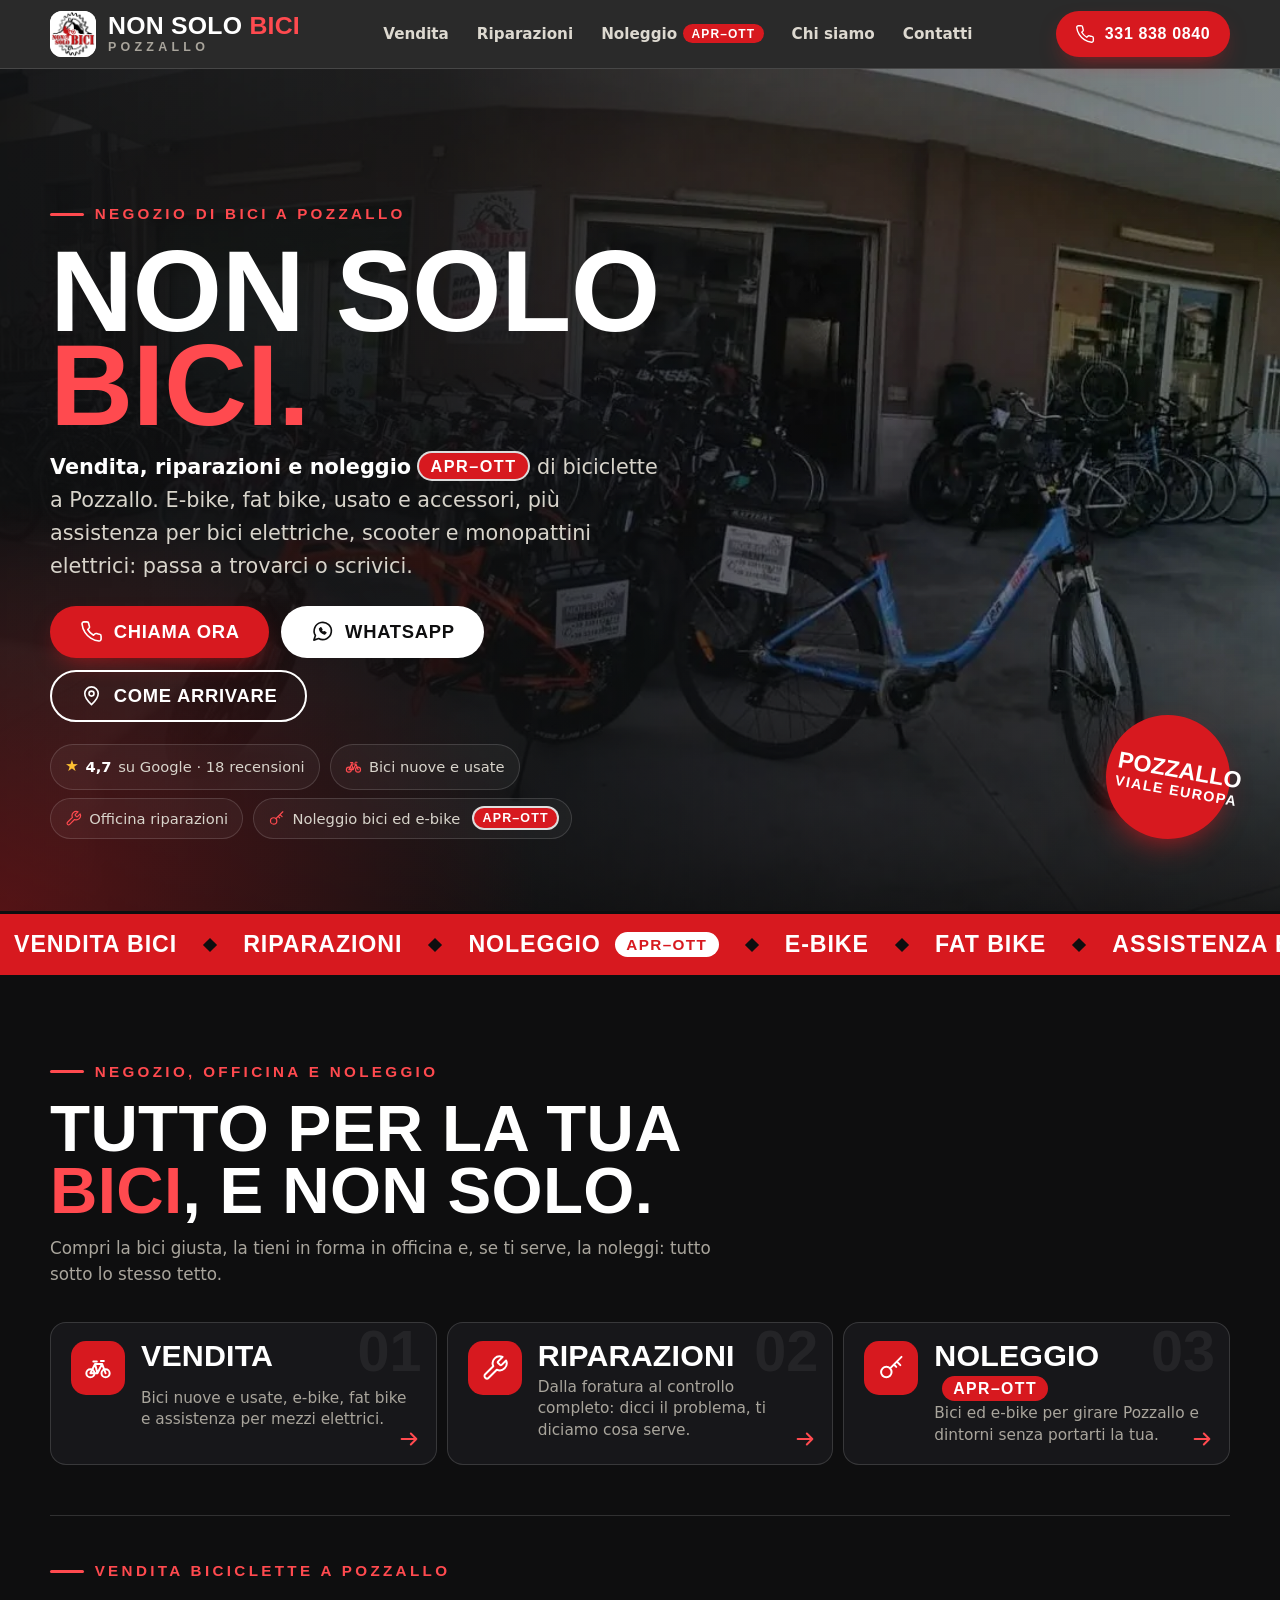
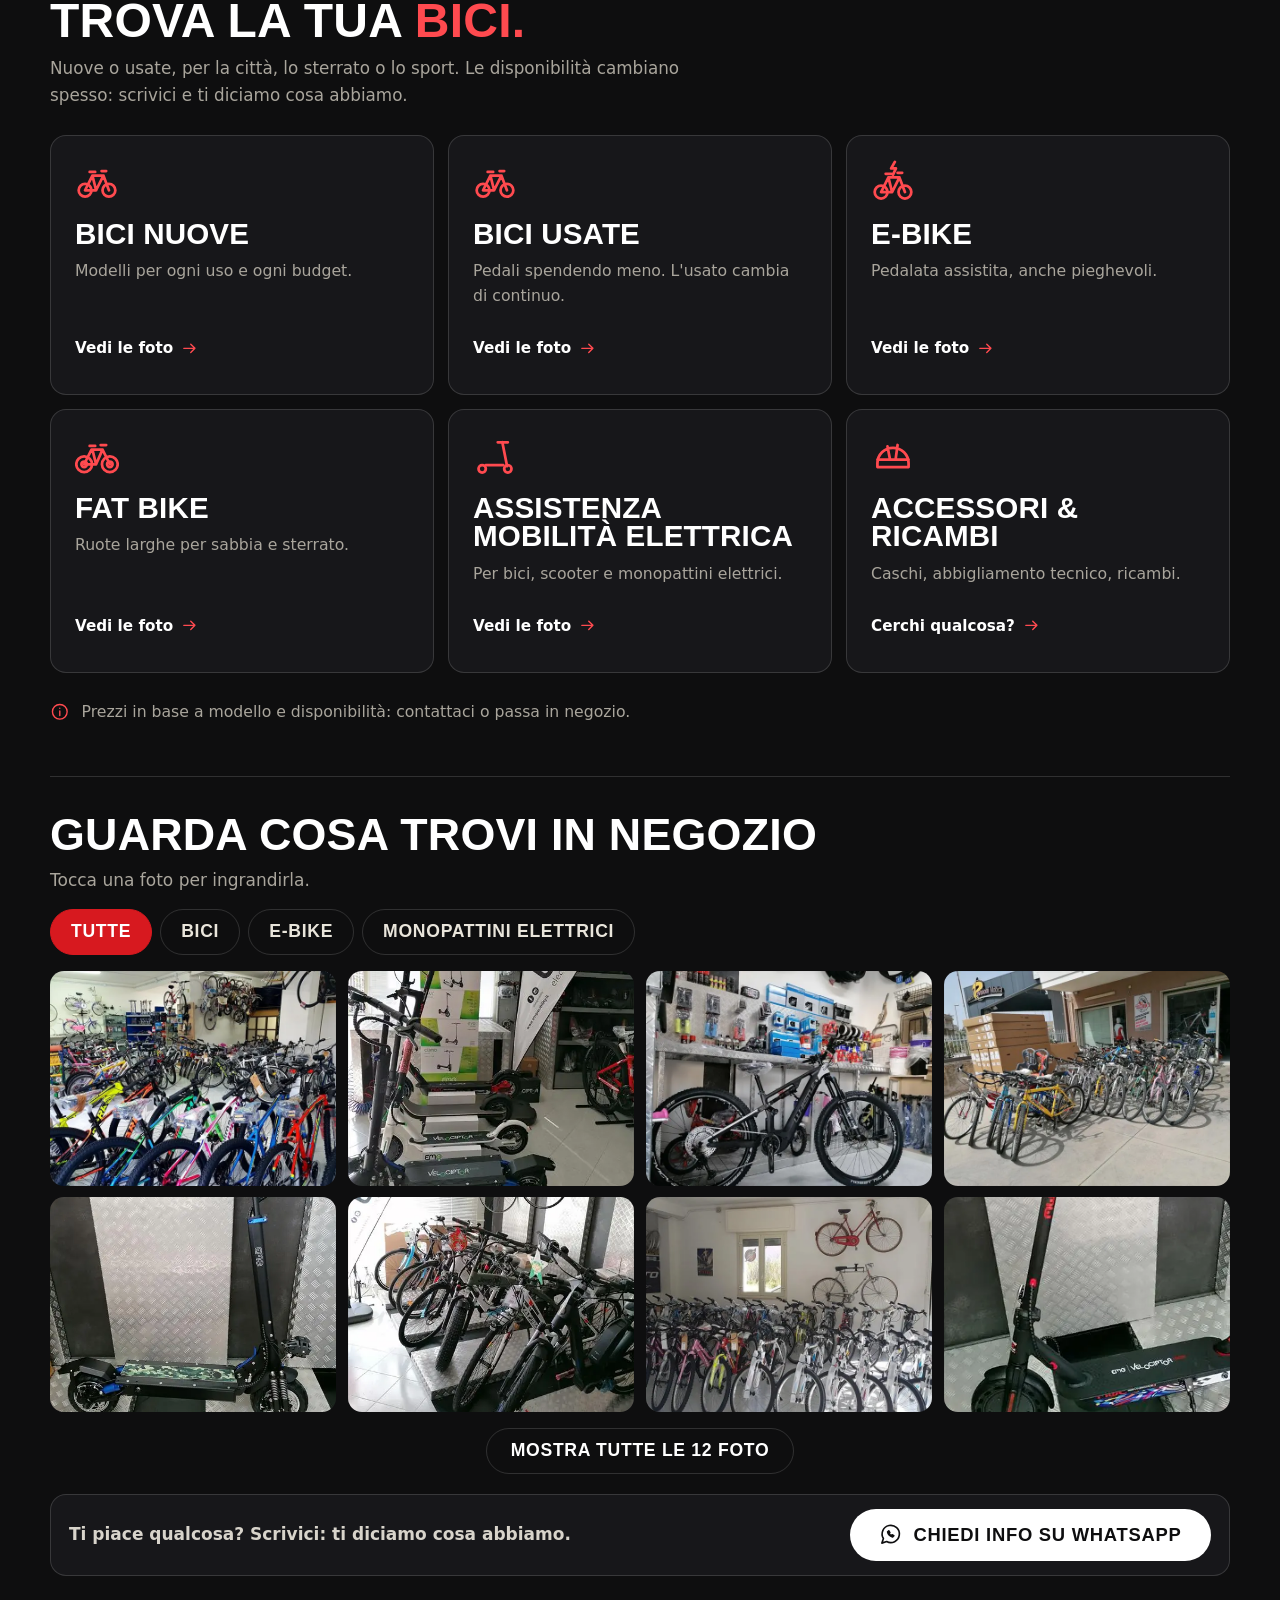
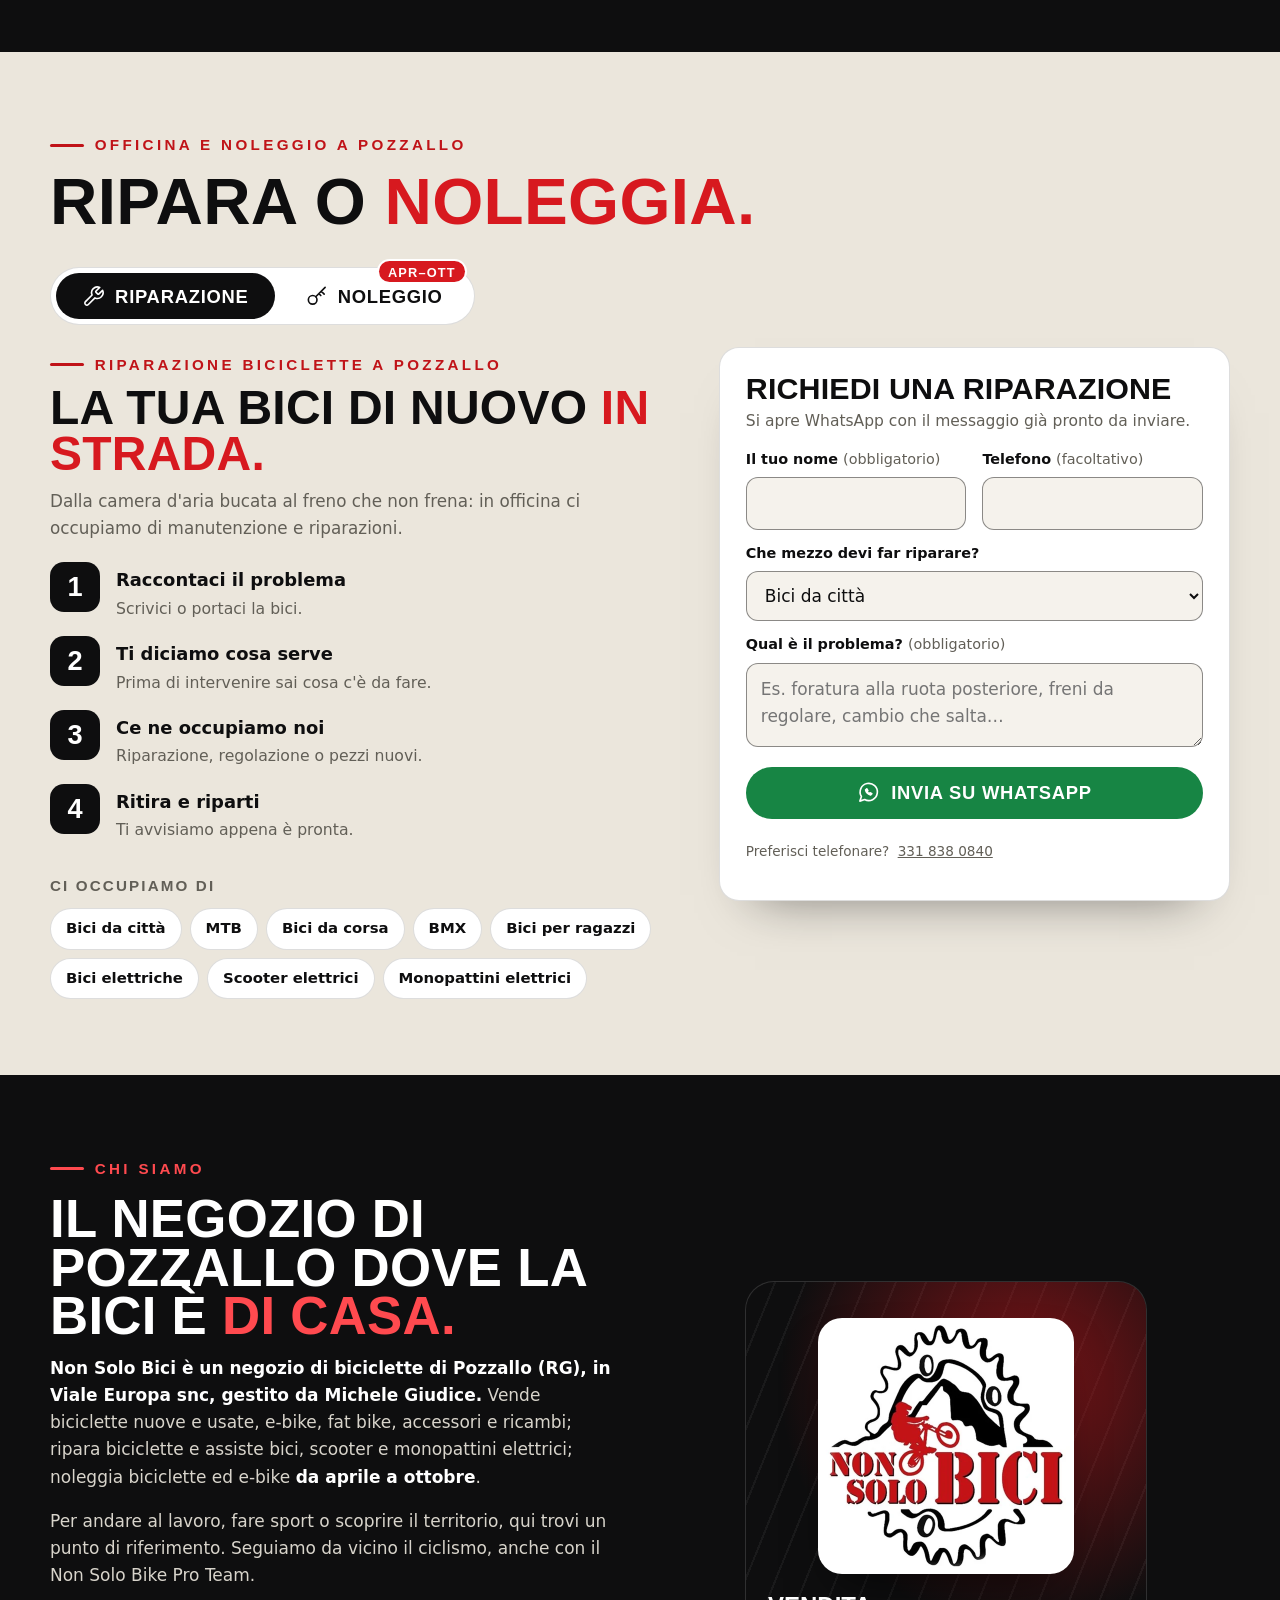
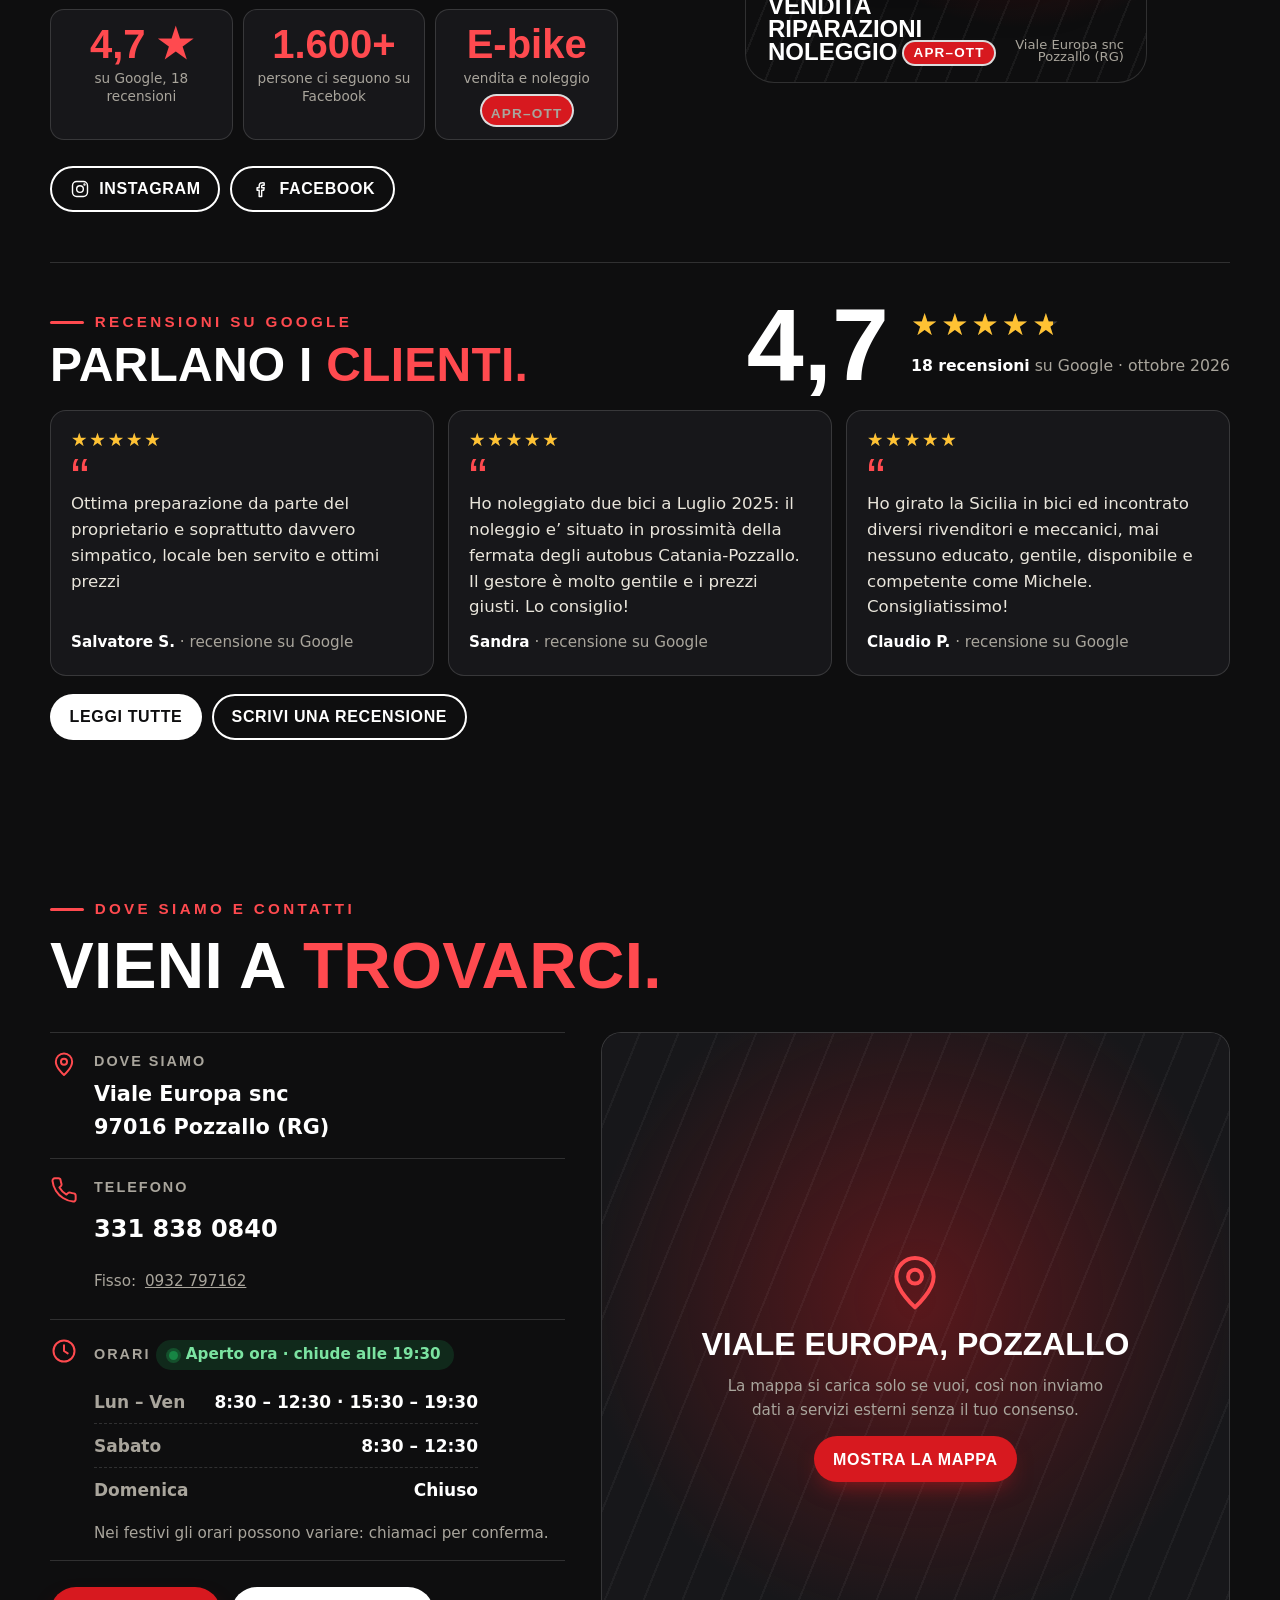
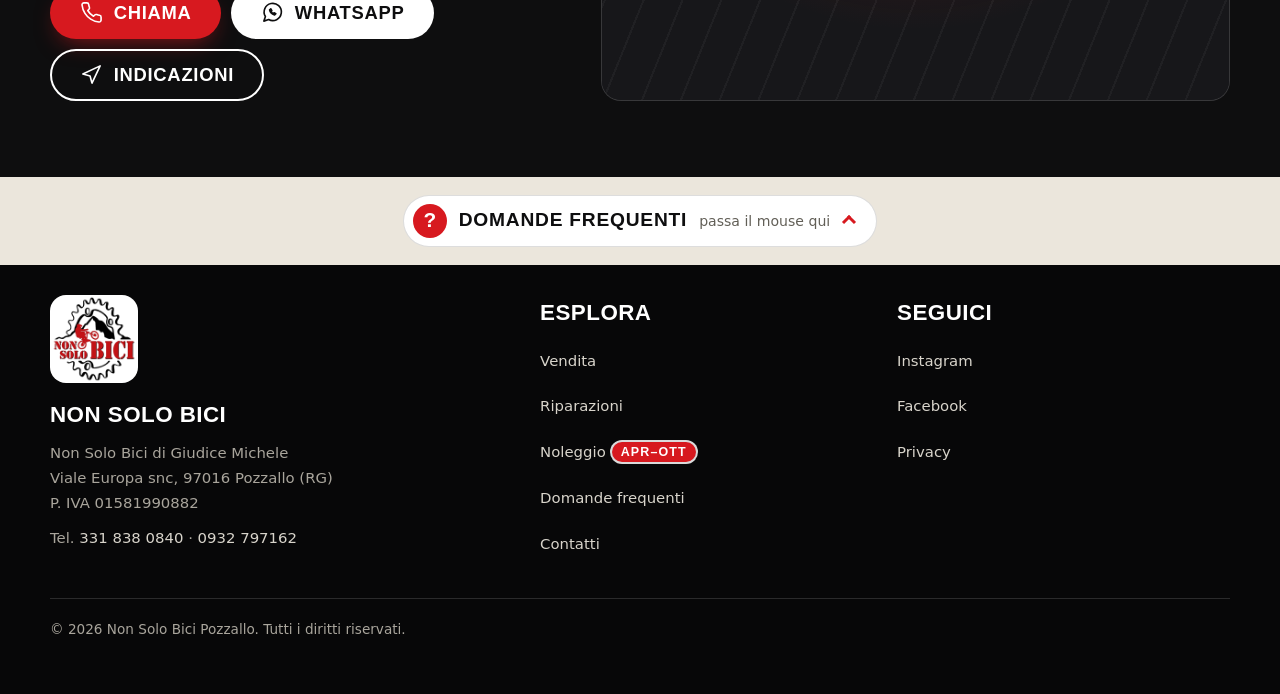
<file: site/index.html>
<!doctype html>
<html lang="it">
<head>
  <meta charset="utf-8">
  <meta name="viewport" content="width=device-width, initial-scale=1">
  <title>Non Solo Bici Pozzallo — Vendita, riparazioni e noleggio bici</title>
  <meta name="description" content="Negozio di bici a Pozzallo (RG): bici nuove e usate, e-bike, fat bike, riparazioni e mezzi elettrici. Noleggio bici ed e-bike da aprile a ottobre.">
  <!-- Sicurezza: GitHub Pages non permette header personalizzati, quindi la politica dei contenuti sta qui.
       Lo sha256 è quello dello script in linea qui sotto ("document.documentElement.classList.add('js');"): se lo modifichi, ricalcolalo. -->
  <meta http-equiv="Content-Security-Policy" content="default-src 'self'; script-src 'self' 'sha256-/x7W7R75k8Roq0WaVRQX9blP4OufE5xbAdzklGxsgpw='; style-src 'self' 'unsafe-inline'; img-src 'self'; font-src 'self'; frame-src https://www.openstreetmap.org; connect-src 'none'; object-src 'none'; base-uri 'none'; form-action 'none'">
  <meta name="referrer" content="strict-origin-when-cross-origin">
  <meta name="robots" content="index, follow, max-image-preview:large, max-snippet:-1">
  <meta name="theme-color" content="#0e0e0f">
  <meta name="geo.region" content="IT-82">
  <meta name="geo.placename" content="Pozzallo">
  <meta name="geo.position" content="36.7336496;14.8522478">
  <meta name="ICBM" content="36.7336496, 14.8522478">
  <link rel="icon" href="assets/favicon-32.png?v=28" type="image/png" sizes="32x32">
  <link rel="icon" href="assets/logo-192.png?v=28" type="image/png" sizes="192x192">
  <link rel="apple-touch-icon" href="assets/apple-touch-icon.png?v=28">
  <link rel="canonical" href="https://nonsolobicipozzallo.it/">

  <meta property="og:type" content="website">
  <meta property="og:locale" content="it_IT">
  <meta property="og:title" content="Non Solo Bici Pozzallo — Vendita, riparazioni e noleggio bici">
  <meta property="og:description" content="Negozio di biciclette a Pozzallo: bici nuove e usate, e-bike, officina riparazioni e noleggio (da aprile a ottobre). Viale Europa snc.">
  <meta property="og:url" content="https://nonsolobicipozzallo.it/">
  <meta property="og:site_name" content="Non Solo Bici Pozzallo">
  <!-- Se il sito cambia indirizzo, aggiornare gli URL assoluti (canonical, og:url, og:image, JSON-LD, robots.txt, sitemap.xml, llms.txt) -->
  <meta property="og:image" content="https://nonsolobicipozzallo.it/assets/og.jpg">
  <meta property="og:image:type" content="image/jpeg">
  <meta property="og:image:width" content="1200">
  <meta property="og:image:height" content="630">
  <meta property="og:image:alt" content="La vetrina di Non Solo Bici in Viale Europa a Pozzallo, con biciclette ed e-bike in esposizione">
  <meta name="twitter:card" content="summary_large_image">

  <script>document.documentElement.classList.add('js');</script>
  <!-- Senza JavaScript i moduli non possono aprire WhatsApp: al loro posto compare un avviso con telefono e WhatsApp -->
  <noscript><style>.form { display: none; }</style></noscript>
  <!-- ?v=… forza il browser a riscaricare i file quando cambiano (GitHub Pages li tiene in cache 10 minuti): aumentarlo a ogni modifica di CSS/JS/foto -->
  <link rel="stylesheet" href="css/style.css?v=28">
  <link rel="preload" as="image" type="image/webp" href="assets/hero.webp?v=28" imagesrcset="assets/hero-800.webp?v=28 800w, assets/hero.webp?v=28 1278w" imagesizes="100vw" fetchpriority="high">

  <!-- Dati strutturati (schema.org): vedi README, sezione "SEO locale e GEO". dateModified: aggiornare quando cambiano i contenuti -->
  <script type="application/ld+json">
  {
    "@context": "https://schema.org",
    "@graph": [
      {
        "@type": "WebSite",
        "@id": "https://nonsolobicipozzallo.it/#website",
        "url": "https://nonsolobicipozzallo.it/",
        "name": "Non Solo Bici Pozzallo",
        "inLanguage": "it-IT",
        "publisher": { "@id": "https://nonsolobicipozzallo.it/#negozio" }
      },
      {
        "@type": "WebPage",
        "@id": "https://nonsolobicipozzallo.it/#webpage",
        "url": "https://nonsolobicipozzallo.it/",
        "name": "Non Solo Bici Pozzallo — Vendita, riparazioni e noleggio bici",
        "description": "Negozio di bici a Pozzallo (RG): bici nuove e usate, e-bike, fat bike, riparazioni e mezzi elettrici. Noleggio bici ed e-bike da aprile a ottobre.",
        "inLanguage": "it-IT",
        "isPartOf": { "@id": "https://nonsolobicipozzallo.it/#website" },
        "about": { "@id": "https://nonsolobicipozzallo.it/#negozio" },
        "primaryImageOfPage": { "@id": "https://nonsolobicipozzallo.it/#foto" },
        "dateModified": "2026-10-20"
      },
      {
        "@type": "ImageObject",
        "@id": "https://nonsolobicipozzallo.it/#foto",
        "url": "https://nonsolobicipozzallo.it/assets/hero.jpg",
        "contentUrl": "https://nonsolobicipozzallo.it/assets/hero.jpg",
        "width": 1278,
        "height": 720,
        "caption": "La vetrina di Non Solo Bici in Viale Europa a Pozzallo, con biciclette ed e-bike in esposizione"
      },
      {
        "@type": "BicycleStore",
        "@id": "https://nonsolobicipozzallo.it/#negozio",
        "name": "Non Solo Bici",
        "legalName": "Non Solo Bici di Giudice Michele",
        "vatID": "IT01581990882",
        "url": "https://nonsolobicipozzallo.it/",
        "logo": {
          "@type": "ImageObject",
          "@id": "https://nonsolobicipozzallo.it/#logo",
          "url": "https://nonsolobicipozzallo.it/assets/logo.png",
          "contentUrl": "https://nonsolobicipozzallo.it/assets/logo.png",
          "width": 600,
          "height": 600,
          "caption": "Logo di Non Solo Bici"
        },
        "image": [
          { "@id": "https://nonsolobicipozzallo.it/#foto" },
          "https://nonsolobicipozzallo.it/assets/gallery/bici-nuove-esposizione-1400.jpg",
          "https://nonsolobicipozzallo.it/assets/gallery/bici-usate-davanti-al-negozio-1400.jpg",
          "https://nonsolobicipozzallo.it/assets/gallery/ebike-mountain-bike-ricambi-1400.jpg",
          "https://nonsolobicipozzallo.it/assets/gallery/ebike-pieghevoli-ruote-fat-1400.jpg",
          "https://nonsolobicipozzallo.it/assets/gallery/monopattini-elettrici-esposizione-1400.jpg",
          "https://nonsolobicipozzallo.it/assets/gallery/monopattino-elettrico-fuoristrada-1400.jpg"
        ],
        "description": "Negozio di biciclette a Pozzallo: vendita di biciclette nuove e usate, e-bike, fat bike, accessori e ricambi; officina per riparazioni e assistenza per bici elettriche, scooter elettrici e monopattini elettrici; noleggio di biciclette ed e-bike da aprile a ottobre.",
        "telephone": ["+393318380840", "+390932797162"],
        "address": {
          "@type": "PostalAddress",
          "streetAddress": "Viale Europa snc",
          "postalCode": "97016",
          "addressLocality": "Pozzallo",
          "addressRegion": "RG",
          "addressCountry": "IT"
        },
        "geo": { "@type": "GeoCoordinates", "latitude": 36.7336496, "longitude": 14.8522478 },
        "hasMap": "https://www.google.com/maps/search/?api=1&query=36.7336496,14.8522478",
        "openingHoursSpecification": [
          { "@type": "OpeningHoursSpecification", "dayOfWeek": ["Monday", "Tuesday", "Wednesday", "Thursday", "Friday"], "opens": "08:30", "closes": "12:30" },
          { "@type": "OpeningHoursSpecification", "dayOfWeek": ["Monday", "Tuesday", "Wednesday", "Thursday", "Friday"], "opens": "15:30", "closes": "19:30" },
          { "@type": "OpeningHoursSpecification", "dayOfWeek": "Saturday", "opens": "08:30", "closes": "12:30" }
        ],
        "areaServed": { "@type": "City", "name": "Pozzallo" },
        "founder": { "@type": "Person", "name": "Michele Giudice" },
        "contactPoint": [
          { "@type": "ContactPoint", "telephone": "+393318380840", "contactType": "customer service", "availableLanguage": "Italian" }
        ],
        "sameAs": [
          "https://www.facebook.com/giudice.michele01",
          "https://www.instagram.com/non_solo_bici_pozzallo/"
        ],
        "hasOfferCatalog": {
          "@type": "OfferCatalog",
          "name": "Prodotti e servizi",
          "itemListElement": [
            {
              "@type": "OfferCatalog",
              "name": "Vendita",
              "itemListElement": [
                { "@type": "Offer", "itemOffered": { "@type": "Product", "name": "Biciclette nuove" } },
                { "@type": "Offer", "itemOffered": { "@type": "Product", "name": "Biciclette usate" } },
                { "@type": "Offer", "itemOffered": { "@type": "Product", "name": "E-bike, anche pieghevoli" } },
                { "@type": "Offer", "itemOffered": { "@type": "Product", "name": "Fat bike" } },
                { "@type": "Offer", "itemOffered": { "@type": "Product", "name": "Accessori e ricambi per biciclette" } }
              ]
            },
            {
              "@type": "OfferCatalog",
              "name": "Riparazioni",
              "itemListElement": [
                { "@type": "Offer", "itemOffered": { "@type": "Service", "name": "Riparazione e manutenzione biciclette", "serviceType": "Riparazione biciclette" } },
                { "@type": "Offer", "itemOffered": { "@type": "Service", "name": "Assistenza bici elettriche", "serviceType": "Assistenza bici elettriche" } },
                { "@type": "Offer", "itemOffered": { "@type": "Service", "name": "Assistenza scooter elettrici e monopattini elettrici", "serviceType": "Assistenza scooter e monopattini elettrici" } }
              ]
            },
            {
              "@type": "OfferCatalog",
              "name": "Noleggio",
              "description": "Servizio disponibile solo da aprile a ottobre.",
              "itemListElement": [
                { "@type": "Offer", "itemOffered": { "@type": "Service", "name": "Noleggio biciclette", "serviceType": "Noleggio biciclette" } },
                { "@type": "Offer", "itemOffered": { "@type": "Service", "name": "Noleggio e-bike", "serviceType": "Noleggio e-bike" } }
              ]
            }
          ]
        }
      },
      {
        "@type": "FAQPage",
        "@id": "https://nonsolobicipozzallo.it/#faq",
        "inLanguage": "it-IT",
        "isPartOf": { "@id": "https://nonsolobicipozzallo.it/#webpage" },
        "mainEntity": [
          {
            "@type": "Question",
            "name": "Dove si trova Non Solo Bici?",
            "acceptedAnswer": { "@type": "Answer", "text": "Siamo a Pozzallo, in provincia di Ragusa, in Viale Europa snc (97016), vicino a Modica e Ispica." }
          },
          {
            "@type": "Question",
            "name": "Quali sono gli orari di apertura e come posso contattarvi?",
            "acceptedAnswer": { "@type": "Answer", "text": "Siamo aperti dal lunedì al venerdì dalle 8:30 alle 12:30 e dalle 15:30 alle 19:30, il sabato dalle 8:30 alle 12:30; la domenica siamo chiusi. Per conferme o disponibilità chiama il 331 838 0840 oppure il fisso 0932 797162, o scrivici su WhatsApp al 331 838 0840." }
          },
          {
            "@type": "Question",
            "name": "Noleggiate biciclette ed e-bike?",
            "acceptedAnswer": { "@type": "Answer", "text": "Sì, noleggiamo sia biciclette sia e-bike, ma il servizio è disponibile solo da aprile a ottobre. Dicci quando ti servono e per quanto tempo: ti rispondiamo con disponibilità e tariffa. Puoi scriverci dal modulo di noleggio del sito, telefonare o passare in negozio." }
          },
          {
            "@type": "Question",
            "name": "Quanto costa noleggiare una bici o una e-bike?",
            "acceptedAnswer": { "@type": "Answer", "text": "La tariffa dipende dal mezzo e dalla durata, per esempio qualche ora, un giorno o una settimana. La comunichiamo su richiesta insieme alla disponibilità." }
          },
          {
            "@type": "Question",
            "name": "Riparate tutti i tipi di bicicletta?",
            "acceptedAnswer": { "@type": "Answer", "text": "Ci occupiamo di manutenzione e riparazione di biciclette da città, MTB, bici da corsa, BMX e bici per ragazzi." }
          },
          {
            "@type": "Question",
            "name": "Fate assistenza per bici elettriche, scooter elettrici e monopattini elettrici?",
            "acceptedAnswer": { "@type": "Answer", "text": "Sì, offriamo assistenza per bici elettriche, scooter elettrici e monopattini elettrici. Scrivici o chiamaci per un'indicazione, oppure passa in negozio." }
          },
          {
            "@type": "Question",
            "name": "Vendete biciclette nuove e usate?",
            "acceptedAnswer": { "@type": "Answer", "text": "Sì: biciclette nuove e usate, e-bike (anche pieghevoli), fat bike, accessori e ricambi. Le disponibilità cambiano spesso, quindi conviene chiedere prima." }
          }
        ]
      }
    ]
  }
  </script>
</head>
<body>

<!-- Sprite icone (stroke, 24x24) -->
<svg class="sprite" width="0" height="0" aria-hidden="true" focusable="false">
  <symbol id="i-bike" viewBox="0 0 24 24"><circle cx="5.5" cy="16.5" r="3.5"/><circle cx="18.5" cy="16.5" r="3.5"/><path d="M5.5 16.5h6M5.5 16.5l4-8M11.5 16.5l-2-8M9.5 8.5h6M11.5 16.5l4-8M15.5 8.5l3 8M8 6.5h3M14.5 6h2.5"/></symbol>
  <symbol id="i-ebike" viewBox="0 0 24 24"><circle cx="5.5" cy="17.5" r="3.5"/><circle cx="18.5" cy="17.5" r="3.5"/><path d="M5.5 17.5h6M5.5 17.5l4-8M11.5 17.5l-2-8M9.5 9.5h6M11.5 17.5l4-8M15.5 9.5l3 8M8 7.5h3M14.5 7h2.5M13 1 11 4.6h2.6L12 8"/></symbol>
  <symbol id="i-fat" viewBox="0 0 24 24"><circle cx="5" cy="16.5" r="4.3"/><circle cx="19" cy="16.5" r="4.3"/><circle cx="5" cy="16.5" r="1.5"/><circle cx="19" cy="16.5" r="1.5"/><path d="M5 16.5h6.5M5 16.5l4-8M11.5 16.5l-2-8M9.5 8.5h5.5M11.5 16.5l3.5-8M15 8.5l4 8M8 6.5h3M14 6h3"/></symbol>
  <symbol id="i-scooter" viewBox="0 0 24 24"><circle cx="5" cy="19" r="2"/><circle cx="19" cy="19" r="2"/><path d="M7 17h9.5M18.6 17.6 16 4.5M13.5 4.5H19"/></symbol>
  <symbol id="i-helmet" viewBox="0 0 24 24"><path d="M3.5 16a8.5 8.5 0 0 1 17 0v2h-17zM3.5 14h17M9 6.8l1.4 7.2M14.5 6l-1.1 8"/></symbol>
  <symbol id="i-wrench" viewBox="0 0 24 24"><path d="M14.7 6.3a1 1 0 0 0 0 1.4l1.6 1.6a1 1 0 0 0 1.4 0l3.77-3.77a6 6 0 0 1-7.94 7.94l-6.91 6.91a2.12 2.12 0 0 1-3-3l6.91-6.91a6 6 0 0 1 7.94-7.94l-3.76 3.76z"/></symbol>
  <symbol id="i-key" viewBox="0 0 24 24"><circle cx="8" cy="15.5" r="4.5"/><path d="M11.2 12.3 21 2.5M17 6.5l3 3M14.5 9l2 2"/></symbol>
  <symbol id="i-pin" viewBox="0 0 24 24"><path d="M12 21.5s-7-6.2-7-11.5a7 7 0 0 1 14 0c0 5.3-7 11.5-7 11.5z"/><circle cx="12" cy="10" r="2.6"/></symbol>
  <symbol id="i-phone" viewBox="0 0 24 24"><path d="M22 16.92v3a2 2 0 0 1-2.18 2 19.79 19.79 0 0 1-8.63-3.07 19.5 19.5 0 0 1-6-6 19.79 19.79 0 0 1-3.07-8.67A2 2 0 0 1 4.11 2h3a2 2 0 0 1 2 1.72 12.84 12.84 0 0 0 .7 2.81 2 2 0 0 1-.45 2.11L8.09 9.91a16 16 0 0 0 6 6l1.27-1.27a2 2 0 0 1 2.11-.45 12.84 12.84 0 0 0 2.81.7A2 2 0 0 1 22 16.92z"/></symbol>
  <symbol id="i-wa" viewBox="0 0 24 24"><path d="M3 21l1.6-4.8A9 9 0 1 1 8 19.4z"/><path d="M9 9.2c.4 2.3 2.4 4.4 5.2 5.4l1.3-1.3-1.9-1-.9.9c-.9-.4-1.9-1.4-2.3-2.3l.9-.9-1-1.9z"/></symbol>
  <symbol id="i-ig" viewBox="0 0 24 24"><rect x="3" y="3" width="18" height="18" rx="5"/><circle cx="12" cy="12" r="4"/><circle cx="17.4" cy="6.6" r=".6"/></symbol>
  <symbol id="i-fb" viewBox="0 0 24 24"><path d="M14 21v-7.5h2.5l.5-3H14V8.8c0-.9.4-1.3 1.3-1.3H17V4.6A18 18 0 0 0 14.6 4.5c-2.3 0-3.6 1.4-3.6 3.8v2.2H8.5v3H11V21z"/></symbol>
  <symbol id="i-nav" viewBox="0 0 24 24"><path d="M3 11.5 21 3l-8.5 18-2-7.5z"/></symbol>
  <symbol id="i-arrow" viewBox="0 0 24 24"><path d="M4 12h16M14 6l6 6-6 6"/></symbol>
  <symbol id="i-close" viewBox="0 0 24 24"><path d="M6 6l12 12M18 6 6 18"/></symbol>
  <symbol id="i-check" viewBox="0 0 24 24"><path d="M5 12.5 9.8 17 19 7.5"/></symbol>
  <symbol id="i-info" viewBox="0 0 24 24"><circle cx="12" cy="12" r="9"/><path d="M12 11v5.5M12 7.6v.1"/></symbol>
  <symbol id="i-clock" viewBox="0 0 24 24"><circle cx="12" cy="12" r="9"/><path d="M12 7v5l3.2 2"/></symbol>
  <symbol id="i-send" viewBox="0 0 24 24"><path d="M21 3 10.5 13.5M21 3l-6.5 18-4-7.5L3 9.5z"/></symbol>
</svg>

<a class="skip" href="#main">Vai al contenuto</a>

<!-- ============================ HEADER ============================ -->
<header class="site-header">
  <div class="wrap header-in">
    <a class="brand" href="#top" aria-label="Non Solo Bici Pozzallo — inizio pagina">
      <img class="brand-mark" src="assets/logo-192.png?v=28" width="46" height="46" alt="">
      <span class="brand-name"><b>Non Solo <em>Bici</em></b><small>Pozzallo</small></span>
    </a>

    <nav class="nav" id="nav" aria-label="Menu principale">
      <ul>
        <li><a href="#vendita">Vendita</a></li>
        <li><a href="#riparazioni">Riparazioni</a></li>
        <li><a href="#noleggio">Noleggio<i class="apr-ott"><span aria-hidden="true">Apr–Ott</span><span class="sr-only">da aprile a ottobre</span></i></a></li>
        <li><a href="#chi-siamo">Chi siamo</a></li>
        <li><a href="#contatti">Contatti</a></li>
      </ul>
      <div class="nav-cta">
        <a class="btn btn-red" href="tel:+393318380840"><svg class="ico" aria-hidden="true"><use href="#i-phone"/></svg>Chiama 331 838 0840</a>
        <a class="btn btn-light wa-link" href="https://wa.me/393318380840" data-msg="Ciao! Vorrei informazioni."><svg class="ico" aria-hidden="true"><use href="#i-wa"/></svg>Scrivici su WhatsApp</a>
      </div>
    </nav>

    <a class="btn btn-red btn-sm header-cta" href="tel:+393318380840"><svg class="ico" aria-hidden="true"><use href="#i-phone"/></svg>331 838 0840</a>
    <button class="burger" type="button" aria-expanded="false" aria-controls="nav" aria-label="Apri il menu"><span></span><span></span><span></span></button>
  </div>
</header>

<main id="main">

<!-- ============================== HERO ============================== -->
<section class="hero" id="top">
  <picture>
    <source type="image/webp" srcset="assets/hero-800.webp?v=28 800w, assets/hero.webp?v=28 1278w" sizes="100vw">
    <img class="hero-bg" src="assets/hero.jpg?v=28" srcset="assets/hero-800.jpg?v=28 800w, assets/hero.jpg?v=28 1278w" sizes="100vw" width="1278" height="720" fetchpriority="high"
         alt="La vetrina di Non Solo Bici in Viale Europa a Pozzallo, con biciclette ed e-bike in esposizione">
  </picture>
  <div class="wrap hero-grid">
    <div class="hero-copy">
      <h1>
        <span class="eyebrow">Negozio di bici a Pozzallo<span class="sr-only">: </span></span>
        <span class="outline">Non solo</span>
        <span class="red">bici.</span>
      </h1>
      <p class="hero-lead">
        <strong>Vendita, riparazioni e noleggio</strong><i class="apr-ott"><span aria-hidden="true">Apr–Ott</span><span class="sr-only">da aprile a ottobre</span></i> di biciclette a Pozzallo.
        E-bike, fat bike, usato e accessori, più assistenza per bici elettriche, scooter e monopattini elettrici: passa a trovarci o scrivici.
      </p>
      <div class="hero-cta">
        <a class="btn btn-red" href="tel:+393318380840"><svg class="ico" aria-hidden="true"><use href="#i-phone"/></svg>Chiama ora</a>
        <a class="btn btn-light wa-link" href="https://wa.me/393318380840" data-msg="Ciao! Vorrei informazioni."><svg class="ico" aria-hidden="true"><use href="#i-wa"/></svg>WhatsApp</a>
        <a class="btn btn-ghost" href="https://www.google.com/maps/dir/?api=1&amp;destination=36.7336496,14.8522478&amp;destination_place_id=ChIJZT73J0SNERMRA-wFYyzmvQ4" target="_blank" rel="noopener"><svg class="ico" aria-hidden="true"><use href="#i-pin"/></svg>Come arrivare</a>
      </div>
      <ul class="hero-tags" aria-label="Cosa trovi da noi">
        <li class="hero-rating"><a href="#recensioni"><span class="star-one" aria-hidden="true">★</span><b>4,7</b> su Google · 18 recensioni</a></li>
        <li><svg class="ico" aria-hidden="true"><use href="#i-bike"/></svg>Bici nuove e usate</li>
        <li><svg class="ico" aria-hidden="true"><use href="#i-wrench"/></svg>Officina riparazioni</li>
        <li><svg class="ico" aria-hidden="true"><use href="#i-key"/></svg>Noleggio bici ed e-bike<i class="apr-ott"><span aria-hidden="true">Apr–Ott</span><span class="sr-only">da aprile a ottobre</span></i></li>
      </ul>
    </div>

    <div class="hero-art" aria-hidden="true">
      <div class="hero-badge"><span>Pozzallo<small>Viale Europa</small></span></div>
    </div>
  </div>
</section>

<!-- Striscia scorrevole -->
<div class="ticker" aria-hidden="true">
  <div class="ticker-track">
    <span>Vendita bici</span><span>Riparazioni</span><span>Noleggio<i class="apr-ott">Apr–Ott</i></span><span>E-bike</span><span>Fat bike</span><span>Assistenza bici elettriche</span><span>Scooter e monopattini elettrici</span><span>Usato</span><span>Accessori &amp; ricambi</span>
    <span>Vendita bici</span><span>Riparazioni</span><span>Noleggio<i class="apr-ott">Apr–Ott</i></span><span>E-bike</span><span>Fat bike</span><span>Assistenza bici elettriche</span><span>Scooter e monopattini elettrici</span><span>Usato</span><span>Accessori &amp; ricambi</span>
  </div>
</div>

<!-- ================== NEGOZIO, OFFICINA E NOLEGGIO ================== -->
<!-- Servizi e vendita nella stessa sezione: in alto le tre voci (vendita, riparazioni, noleggio), sotto i prodotti con la galleria (#vendita). -->
<section class="section section-dark" id="servizi">
  <div class="wrap">
    <div class="section-head reveal">
      <p class="kicker">Negozio, officina e noleggio</p>
      <h2>Tutto per la tua <em>bici</em>, e non solo.</h2>
      <p>Compri la bici giusta, la tieni in forma in officina e, se ti serve, la noleggi: tutto sotto lo stesso tetto.</p>
    </div>

    <div class="services">
      <a class="svc reveal" href="#vendita" style="--d:.0s">
        <span class="svc-num" aria-hidden="true">01</span>
        <span class="svc-icon"><svg class="ico" aria-hidden="true"><use href="#i-bike"/></svg></span>
        <h3>Vendita</h3>
        <p>Bici nuove e usate, e-bike, fat bike e assistenza per mezzi elettrici.</p>
        <span class="svc-link" aria-hidden="true"><svg class="ico" aria-hidden="true"><use href="#i-arrow"/></svg></span>
      </a>
      <a class="svc reveal" href="#riparazioni" style="--d:.1s">
        <span class="svc-num" aria-hidden="true">02</span>
        <span class="svc-icon"><svg class="ico" aria-hidden="true"><use href="#i-wrench"/></svg></span>
        <h3>Riparazioni</h3>
        <p>Dalla foratura al controllo completo: dicci il problema, ti diciamo cosa serve.</p>
        <span class="svc-link" aria-hidden="true"><svg class="ico" aria-hidden="true"><use href="#i-arrow"/></svg></span>
      </a>
      <a class="svc reveal" href="#noleggio" style="--d:.2s">
        <span class="svc-num" aria-hidden="true">03</span>
        <span class="svc-icon"><svg class="ico" aria-hidden="true"><use href="#i-key"/></svg></span>
        <h3>Noleggio<i class="apr-ott"><span aria-hidden="true">Apr–Ott</span><span class="sr-only">da aprile a ottobre</span></i></h3>
        <p>Bici ed e-bike per girare Pozzallo e dintorni senza portarti la tua.</p>
        <span class="svc-link" aria-hidden="true"><svg class="ico" aria-hidden="true"><use href="#i-arrow"/></svg></span>
      </a>
    </div>

    <div class="vendita-block" id="vendita">
    <div class="vendita-head reveal">
      <p class="kicker">Vendita biciclette a Pozzallo</p>
      <h3 class="panel-title">Trova la tua <em>bici.</em></h3>
      <p class="panel-lead">Nuove o usate, per la città, lo sterrato o lo sport. Le disponibilità cambiano spesso: scrivici e ti diciamo cosa abbiamo.</p>
    </div>

    <div class="cats">
      <article class="cat reveal">
        <svg class="ico" aria-hidden="true"><use href="#i-bike"/></svg>
        <h4>Bici nuove</h4>
        <p>Modelli per ogni uso e ogni budget.</p>
        <a href="#galleria-bici" data-show="bici">Vedi le foto <svg class="ico" aria-hidden="true"><use href="#i-arrow"/></svg></a>
      </article>
      <article class="cat reveal" style="--d:.05s">
        <svg class="ico" aria-hidden="true"><use href="#i-bike"/></svg>
        <h4>Bici usate</h4>
        <p>Pedali spendendo meno. L'usato cambia di continuo.</p>
        <a href="#galleria-bici" data-show="bici">Vedi le foto <svg class="ico" aria-hidden="true"><use href="#i-arrow"/></svg></a>
      </article>
      <article class="cat reveal" style="--d:.1s">
        <svg class="ico" aria-hidden="true"><use href="#i-ebike"/></svg>
        <h4>E-bike</h4>
        <p>Pedalata assistita, anche pieghevoli.</p>
        <a href="#galleria-ebike" data-show="ebike">Vedi le foto <svg class="ico" aria-hidden="true"><use href="#i-arrow"/></svg></a>
      </article>
      <article class="cat reveal">
        <svg class="ico" aria-hidden="true"><use href="#i-fat"/></svg>
        <h4>Fat bike</h4>
        <p>Ruote larghe per sabbia e sterrato.</p>
        <a href="#galleria-ebike" data-show="ebike">Vedi le foto <svg class="ico" aria-hidden="true"><use href="#i-arrow"/></svg></a>
      </article>
      <article class="cat reveal" style="--d:.1s">
        <svg class="ico" aria-hidden="true"><use href="#i-scooter"/></svg>
        <h4>Assistenza mobilità elettrica</h4>
        <p>Per bici, scooter e monopattini elettrici.</p>
        <a href="#galleria-monopattini" data-show="monopattini">Vedi le foto <svg class="ico" aria-hidden="true"><use href="#i-arrow"/></svg></a>
      </article>
      <article class="cat reveal">
        <svg class="ico" aria-hidden="true"><use href="#i-helmet"/></svg>
        <h4>Accessori &amp; ricambi</h4>
        <p>Caschi, abbigliamento tecnico, ricambi.</p>
        <a class="wa-link" href="https://wa.me/393318380840" data-msg="Ciao! Cerco un accessorio / ricambio per la bici.">Cerchi qualcosa? <svg class="ico" aria-hidden="true"><use href="#i-arrow"/></svg></a>
      </article>
    </div>

    <p class="note"><svg class="ico" aria-hidden="true"><use href="#i-info"/></svg><span>Prezzi in base a modello e disponibilità: contattaci o passa in negozio.</span></p>

    <!-- Galleria foto: i filtri e il visualizzatore sono in js/main.js. Per aggiungere una foto copia un <li> e carica le due misure in assets/gallery/ -->
    <div class="gallery" id="galleria">
      <div class="gallery-head">
        <h4>Guarda cosa trovi in negozio</h4>
        <p>Tocca una foto per ingrandirla.</p>
        <div class="filters" role="group" aria-label="Filtra le foto per categoria">
          <button type="button" class="filter is-active" data-filter="all" aria-pressed="true">Tutte</button>
          <button type="button" class="filter" data-filter="bici" aria-pressed="false">Bici</button>
          <button type="button" class="filter" data-filter="ebike" aria-pressed="false">E-bike</button>
          <button type="button" class="filter" data-filter="monopattini" aria-pressed="false">Monopattini elettrici</button>
        </div>
      </div>

      <ul class="photos" id="photos">
        <li class="photo-item" data-cat="bici"><button type="button" class="photo" data-full="assets/gallery/bici-nuove-esposizione-1400.jpg" aria-label="Ingrandisci la foto: Biciclette nuove in esposizione nel negozio di Pozzallo"><picture><source type="image/webp" srcset="assets/gallery/bici-nuove-esposizione-640.webp"><img src="assets/gallery/bici-nuove-esposizione-640.jpg" width="640" height="480" alt="Biciclette nuove in esposizione nel negozio di Pozzallo" loading="lazy" decoding="async"></picture></button></li>
        <li class="photo-item" data-cat="monopattini"><button type="button" class="photo" data-full="assets/gallery/monopattini-elettrici-esposizione-1400.jpg" aria-label="Ingrandisci la foto: Monopattini elettrici esposti nel negozio"><picture><source type="image/webp" srcset="assets/gallery/monopattini-elettrici-esposizione-640.webp"><img src="assets/gallery/monopattini-elettrici-esposizione-640.jpg" width="480" height="640" alt="Monopattini elettrici esposti nel negozio" loading="lazy" decoding="async" style="--pos:40% 72%"></picture></button></li>
        <li class="photo-item" data-cat="ebike"><button type="button" class="photo" data-full="assets/gallery/ebike-mountain-bike-ricambi-1400.jpg" aria-label="Ingrandisci la foto: E-bike mountain bike accanto al reparto ricambi e accessori"><picture><source type="image/webp" srcset="assets/gallery/ebike-mountain-bike-ricambi-640.webp"><img src="assets/gallery/ebike-mountain-bike-ricambi-640.jpg" width="640" height="480" alt="E-bike mountain bike accanto al reparto ricambi e accessori" loading="lazy" decoding="async"></picture></button></li>
        <li class="photo-item" data-cat="bici"><button type="button" class="photo" data-full="assets/gallery/bici-usate-davanti-al-negozio-1400.jpg" aria-label="Ingrandisci la foto: Biciclette usate esposte davanti al negozio, in Viale Europa"><picture><source type="image/webp" srcset="assets/gallery/bici-usate-davanti-al-negozio-640.webp"><img src="assets/gallery/bici-usate-davanti-al-negozio-640.jpg" width="640" height="480" alt="Biciclette usate esposte davanti al negozio, in Viale Europa" loading="lazy" decoding="async"></picture></button></li>
        <li class="photo-item" data-cat="monopattini"><button type="button" class="photo" data-full="assets/gallery/monopattino-elettrico-fuoristrada-1400.jpg" aria-label="Ingrandisci la foto: Monopattino elettrico con ruote tassellate e sospensioni"><picture><source type="image/webp" srcset="assets/gallery/monopattino-elettrico-fuoristrada-640.webp"><img src="assets/gallery/monopattino-elettrico-fuoristrada-640.jpg" width="567" height="640" alt="Monopattino elettrico con ruote tassellate e sospensioni" loading="lazy" decoding="async" style="--pos:50% 68%"></picture></button></li>
        <li class="photo-item" data-cat="ebike"><button type="button" class="photo" data-full="assets/gallery/ebike-e-bici-citta-esposizione-1400.jpg" aria-label="Ingrandisci la foto: E-bike e biciclette da città in esposizione"><picture><source type="image/webp" srcset="assets/gallery/ebike-e-bici-citta-esposizione-640.webp"><img src="assets/gallery/ebike-e-bici-citta-esposizione-640.jpg" width="480" height="640" alt="E-bike e biciclette da città in esposizione" loading="lazy" decoding="async" style="--pos:50% 62%"></picture></button></li>
        <li class="photo-item" data-cat="bici"><button type="button" class="photo" data-full="assets/gallery/bici-nuove-e-depoca-parete-1400.jpg" aria-label="Ingrandisci la foto: Biciclette in esposizione, con modelli d'epoca appesi alla parete"><picture><source type="image/webp" srcset="assets/gallery/bici-nuove-e-depoca-parete-640.webp"><img src="assets/gallery/bici-nuove-e-depoca-parete-640.jpg" width="640" height="640" alt="Biciclette in esposizione, con modelli d'epoca appesi alla parete" loading="lazy" decoding="async"></picture></button></li>
        <li class="photo-item" data-cat="monopattini"><button type="button" class="photo" data-full="assets/gallery/monopattino-elettrico-racer-1400.jpg" aria-label="Ingrandisci la foto: Monopattino elettrico, dettaglio del manubrio e della pedana"><picture><source type="image/webp" srcset="assets/gallery/monopattino-elettrico-racer-640.webp"><img src="assets/gallery/monopattino-elettrico-racer-640.jpg" width="405" height="640" alt="Monopattino elettrico, dettaglio del manubrio e della pedana" loading="lazy" decoding="async" style="--pos:50% 92%"></picture></button></li>
        <li class="photo-item" data-cat="ebike"><button type="button" class="photo" data-full="assets/gallery/ebike-pieghevoli-ruote-fat-1400.jpg" aria-label="Ingrandisci la foto: E-bike pieghevoli con ruote fat"><picture><source type="image/webp" srcset="assets/gallery/ebike-pieghevoli-ruote-fat-640.webp"><img src="assets/gallery/ebike-pieghevoli-ruote-fat-640.jpg" width="640" height="453" alt="E-bike pieghevoli con ruote fat" loading="lazy" decoding="async"></picture></button></li>
        <li class="photo-item" data-cat="bici"><button type="button" class="photo" data-full="assets/gallery/bici-usate-tandem-bici-da-corsa-1400.jpg" aria-label="Ingrandisci la foto: Biciclette usate in negozio, con un tandem e una bici da corsa"><picture><source type="image/webp" srcset="assets/gallery/bici-usate-tandem-bici-da-corsa-640.webp"><img src="assets/gallery/bici-usate-tandem-bici-da-corsa-640.jpg" width="640" height="480" alt="Biciclette usate in negozio, con un tandem e una bici da corsa" loading="lazy" decoding="async"></picture></button></li>
        <li class="photo-item" data-cat="monopattini"><button type="button" class="photo" data-full="assets/gallery/monopattino-elettrico-dettaglio-1400.jpg" aria-label="Ingrandisci la foto: Monopattino elettrico, pedana e faro posteriore"><picture><source type="image/webp" srcset="assets/gallery/monopattino-elettrico-dettaglio-640.webp"><img src="assets/gallery/monopattino-elettrico-dettaglio-640.jpg" width="640" height="480" alt="Monopattino elettrico, pedana e faro posteriore" loading="lazy" decoding="async"></picture></button></li>
        <li class="photo-item" data-cat="bici"><button type="button" class="photo" data-full="assets/gallery/bici-citta-in-fila-1400.jpg" aria-label="Ingrandisci la foto: Biciclette da città in fila nel negozio"><picture><source type="image/webp" srcset="assets/gallery/bici-citta-in-fila-640.webp"><img src="assets/gallery/bici-citta-in-fila-640.jpg" width="640" height="640" alt="Biciclette da città in fila nel negozio" loading="lazy" decoding="async"></picture></button></li>
      </ul>

      <button type="button" class="photos-more" id="photos-more" hidden>Mostra tutte le foto</button>

      <div class="gallery-cta">
        <p>Ti piace qualcosa? Scrivici: ti diciamo cosa abbiamo.</p>
        <a class="btn btn-light wa-link" href="https://wa.me/393318380840" data-msg="Ciao! Ho visto le foto sul vostro sito e vorrei informazioni."><svg class="ico" aria-hidden="true"><use href="#i-wa"/></svg>Chiedi info su WhatsApp</a>
      </div>
    </div>
    </div><!-- /vendita-block -->
  </div>
</section>

<!-- ====================== OFFICINA E NOLEGGIO ====================== -->
<!-- Riparazione e noleggio stanno nella stessa sezione, in due schede. I link #riparazioni e #noleggio (menu, card, footer, FAQ) aprono la scheda giusta (js/main.js).
     Senza JavaScript le due schede sono visibili una sotto l'altra. -->
<section class="section section-alt" id="officina">
  <div class="wrap">
    <div class="section-head reveal">
      <p class="kicker">Officina e noleggio a Pozzallo</p>
      <h2>Ripara o <em>noleggia.</em></h2>
    </div>

    <div class="tabs reveal" role="tablist" aria-label="Riparazione o noleggio">
      <button type="button" class="tab" role="tab" id="tab-riparazioni" aria-controls="riparazioni" aria-selected="true"><svg class="ico" aria-hidden="true"><use href="#i-wrench"/></svg>Riparazione</button>
      <button type="button" class="tab" role="tab" id="tab-noleggio" aria-controls="noleggio" aria-selected="false" tabindex="-1"><svg class="ico" aria-hidden="true"><use href="#i-key"/></svg>Noleggio<i class="apr-ott"><span aria-hidden="true">Apr–Ott</span><span class="sr-only">da aprile a ottobre</span></i></button>
    </div>

    <!-- scheda RIPARAZIONE -->
    <div class="split tabpanel is-active" id="riparazioni" role="tabpanel" aria-labelledby="tab-riparazioni">
      <div class="reveal">
        <p class="kicker">Riparazione biciclette a Pozzallo</p>
        <h3 class="panel-title">La tua bici di nuovo <em>in strada.</em></h3>
        <p class="panel-lead">Dalla camera d'aria bucata al freno che non frena: in officina ci occupiamo di manutenzione e riparazioni.</p>

        <ol class="steps">
          <li><b>Raccontaci il problema</b><span>Scrivici o portaci la bici.</span></li>
          <li><b>Ti diciamo cosa serve</b><span>Prima di intervenire sai cosa c'è da fare.</span></li>
          <li><b>Ce ne occupiamo noi</b><span>Riparazione, regolazione o pezzi nuovi.</span></li>
          <li><b>Ritira e riparti</b><span>Ti avvisiamo appena è pronta.</span></li>
        </ol>

        <p class="label">Ci occupiamo di</p>
        <ul class="chips">
          <li>Bici da città</li><li>MTB</li><li>Bici da corsa</li><li>BMX</li><li>Bici per ragazzi</li><li>Bici elettriche</li><li>Scooter elettrici</li><li>Monopattini elettrici</li>
        </ul>
      </div>

      <div class="card reveal" style="--d:.1s">
        <h3>Richiedi una riparazione</h3>
        <p>Si apre WhatsApp con il messaggio già pronto da inviare.</p>
        <noscript><p class="nojs-note">Per inviare la richiesta da qui serve JavaScript. Scrivici su <a href="https://wa.me/393318380840">WhatsApp al 331 838 0840</a> o chiamaci al <a href="tel:+393318380840">331 838 0840</a>.</p></noscript>
        <!-- Il pulsante parte disattivato e lo attiva js/main.js: senza script il modulo non invia nulla (niente dati nell'indirizzo della pagina) -->
        <form class="form" id="repair-form" novalidate>
          <div class="row2">
            <div class="field"><label for="r-name">Il tuo nome <span class="opt">(obbligatorio)</span></label><input id="r-name" name="name" autocomplete="given-name" autocapitalize="words" enterkeyhint="next" required></div>
            <div class="field"><label for="r-tel">Telefono <span class="opt">(facoltativo)</span></label><input id="r-tel" name="tel" type="tel" autocomplete="tel" inputmode="tel"></div>
          </div>
          <div class="field">
            <label for="r-type">Che mezzo devi far riparare?</label>
            <select id="r-type" name="type">
              <option>Bici da città</option><option>MTB</option><option>Bici da corsa</option><option>BMX</option><option>Bici per ragazzi</option><option>Bici elettrica (e-bike)</option><option>Fat bike</option><option>Scooter elettrico</option><option>Monopattino elettrico</option><option>Altro</option>
            </select>
          </div>
          <div class="field"><label for="r-msg">Qual è il problema? <span class="opt">(obbligatorio)</span></label><textarea id="r-msg" name="msg" placeholder="Es. foratura alla ruota posteriore, freni da regolare, cambio che salta…" required></textarea></div>
          <div class="form-foot">
            <button class="btn btn-whatsapp btn-block" type="submit" disabled><svg class="ico" aria-hidden="true"><use href="#i-wa"/></svg>Invia su WhatsApp</button>
            <p class="form-status" role="status"></p>
            <small>Preferisci telefonare? <a href="tel:+393318380840">331 838 0840</a></small>
          </div>
        </form>
      </div>
    </div>

    <!-- scheda NOLEGGIO -->
    <div class="split rev tabpanel" id="noleggio" role="tabpanel" aria-labelledby="tab-noleggio">
      <div class="reveal">
        <p class="kicker">Noleggio bici ed e-bike a Pozzallo</p>
        <h3 class="panel-title">Prendi una bici, vai <em>dove vuoi.</em></h3>
        <p class="panel-lead">In vacanza a Pozzallo o di passaggio: noleggia una bici o una e-bike e scopri il lungomare e i dintorni al tuo ritmo.</p>
        <p class="season"><svg class="ico" aria-hidden="true"><use href="#i-clock"/></svg><span>Servizio disponibile solo <em>da aprile a ottobre</em></span></p>

        <div class="rent-types">
          <div class="rent">
            <svg class="ico" aria-hidden="true"><use href="#i-bike"/></svg>
            <h4>Bici</h4>
            <p>Per pedalare con calma, in città e sul lungomare.</p>
          </div>
          <div class="rent">
            <svg class="ico" aria-hidden="true"><use href="#i-ebike"/></svg>
            <h4>E-bike</h4>
            <p>Più strada con meno fatica, anche col vento contro.</p>
          </div>
        </div>

        <ul class="ticks">
          <li><svg class="ico" aria-hidden="true"><use href="#i-check"/></svg>Per un'ora, un giorno o più: dicci quanto ti serve</li>
          <li><svg class="ico" aria-hidden="true"><use href="#i-check"/></svg>Ritiro in negozio, in Viale Europa</li>
        </ul>
      </div>

      <div class="card reveal" style="--d:.1s">
        <h3>Chiedi disponibilità</h3>
        <p>Dicci cosa ti serve e quando: ti rispondiamo su WhatsApp con disponibilità e tariffa.</p>
        <noscript><p class="nojs-note">Per inviare la richiesta da qui serve JavaScript. Scrivici su <a href="https://wa.me/393318380840">WhatsApp al 331 838 0840</a> o chiamaci al <a href="tel:+393318380840">331 838 0840</a>.</p></noscript>
        <form class="form" id="rent-form" novalidate>
          <div class="field">
            <p class="field-label" id="rent-type-l">Cosa vuoi noleggiare?</p>
            <div class="seg" role="radiogroup" aria-labelledby="rent-type-l">
              <input type="radio" name="kind" id="k-bike" value="Bicicletta" checked><label for="k-bike"><svg class="ico" aria-hidden="true"><use href="#i-bike"/></svg>Bicicletta</label>
              <input type="radio" name="kind" id="k-ebike" value="E-bike"><label for="k-ebike"><svg class="ico" aria-hidden="true"><use href="#i-ebike"/></svg>E-bike</label>
            </div>
          </div>
          <div class="row2">
            <!-- Il noleggio è solo da aprile a ottobre: main.js blocca le date da novembre a marzo e quelle passate (RENT_MONTHS) -->
            <div class="field"><label for="n-date">Da quando?</label><input id="n-date" name="date" type="date" aria-describedby="n-date-hint"><p class="field-hint" id="n-date-hint">Solo da aprile a ottobre.</p></div>
            <div class="field">
              <label for="n-dur">Per quanto tempo?</label>
              <select id="n-dur" name="dur">
                <option>Qualche ora</option><option selected>Una giornata</option><option>2-3 giorni</option><option>Una settimana</option><option>Più di una settimana</option>
              </select>
            </div>
          </div>
          <div class="row2">
            <div class="field"><label for="n-qty">Quante bici?</label><input id="n-qty" name="qty" type="number" min="1" max="20" step="1" value="1" inputmode="numeric"></div>
            <div class="field"><label for="n-name">Il tuo nome <span class="opt">(obbligatorio)</span></label><input id="n-name" name="name" autocomplete="given-name" autocapitalize="words" enterkeyhint="done" required></div>
          </div>
          <div class="form-foot">
            <button class="btn btn-whatsapp btn-block" type="submit" disabled><svg class="ico" aria-hidden="true"><use href="#i-wa"/></svg>Invia su WhatsApp</button>
            <p class="form-status" role="status"></p>
            <small>Tariffe e disponibilità su richiesta. Oppure chiama il <a href="tel:+393318380840">331 838 0840</a>.</small>
          </div>
        </form>
      </div>
    </div>
  </div>
</section>

<!-- ======================= CHI SIAMO E RECENSIONI ======================= -->
<!-- Chi siamo e recensioni nella stessa sezione: in alto la presentazione, sotto (#recensioni) la valutazione Google.
     Numeri e testi delle recensioni: vedi README, sezione "Recensioni Google". -->
<section class="section section-dark" id="chi-siamo">
  <div class="wrap">
    <div class="about">
      <div class="reveal">
        <p class="kicker">Chi siamo</p>
        <h2 class="big-quote">Il negozio di Pozzallo dove la bici è <em>di casa.</em></h2>
        <p>
          <strong>Non Solo Bici è un negozio di biciclette di Pozzallo (RG), in Viale Europa snc, gestito da Michele Giudice.</strong>
          Vende biciclette nuove e usate, e-bike, fat bike, accessori e ricambi; ripara biciclette e assiste bici, scooter e monopattini elettrici; noleggia biciclette ed e-bike <strong>da aprile a ottobre</strong>.
        </p>
        <p>
          Per andare al lavoro, fare sport o scoprire il territorio, qui trovi un punto di riferimento. Seguiamo da vicino il ciclismo, anche con il Non Solo Bike Pro Team.
        </p>

        <div class="stats">
          <a class="stat" href="#recensioni"><b>4,7 ★</b><span>su Google, 18 recensioni</span></a>
          <div class="stat"><b>1.600+</b><span>persone ci seguono su Facebook</span></div>
          <div class="stat"><b>E-bike</b><span>vendita e noleggio<i class="apr-ott"><span aria-hidden="true">Apr–Ott</span><span class="sr-only">da aprile a ottobre</span></i></span></div>
        </div>

        <div class="socials">
          <a class="btn btn-ghost btn-sm" href="https://www.instagram.com/non_solo_bici_pozzallo/" target="_blank" rel="noopener"><svg class="ico" aria-hidden="true"><use href="#i-ig"/></svg>Instagram</a>
          <a class="btn btn-ghost btn-sm" href="https://www.facebook.com/giudice.michele01" target="_blank" rel="noopener"><svg class="ico" aria-hidden="true"><use href="#i-fb"/></svg>Facebook</a>
        </div>
      </div>

      <div class="poster reveal" style="--d:.1s" aria-hidden="true">
        <picture><source type="image/webp" srcset="assets/logo-512.webp?v=28"><img class="poster-logo" src="assets/logo-512.jpg?v=28" width="512" height="512" alt="" loading="lazy" decoding="async"></picture>
        <div class="poster-cap"><span>Vendita<br>Riparazioni<br>Noleggio<i class="apr-ott"><span aria-hidden="true">Apr–Ott</span><span class="sr-only">da aprile a ottobre</span></i></span><small>Viale Europa snc<br>Pozzallo (RG)</small></div>
      </div>
    </div>

    <div class="reviews-block" id="recensioni">
      <div class="reviews-top reveal">
        <div>
          <p class="kicker">Recensioni su Google</p>
          <h2 class="panel-title">Parlano i <em>clienti.</em></h2>
        </div>
        <div class="rating">
          <div class="rating-score" aria-label="Valutazione 4,7 su 5">4,7</div>
          <div>
            <span class="stars" style="--pct:94%" role="img" aria-label="4,7 stelle su 5"></span>
            <p class="rating-sub"><strong>18 recensioni</strong> su Google · ottobre 2026</p>
          </div>
        </div>
      </div>

      <div class="reviews reveal" role="list" aria-label="Alcune recensioni dei clienti">
        <figure class="review" role="listitem">
          <span class="stars sm" style="--pct:100%" role="img" aria-label="5 stelle su 5"></span>
          <blockquote>Ottima preparazione da parte del proprietario e soprattutto davvero simpatico, locale ben servito e ottimi prezzi</blockquote>
          <figcaption><b>Salvatore S.</b> · recensione su Google</figcaption>
        </figure>
        <figure class="review" role="listitem">
          <span class="stars sm" style="--pct:100%" role="img" aria-label="5 stelle su 5"></span>
          <blockquote>Ho noleggiato due bici a Luglio 2025: il noleggio e’ situato in prossimità della fermata degli autobus Catania-Pozzallo. Il gestore è molto gentile e i prezzi giusti. Lo consiglio!</blockquote>
          <figcaption><b>Sandra</b> · recensione su Google</figcaption>
        </figure>
        <figure class="review" role="listitem">
          <span class="stars sm" style="--pct:100%" role="img" aria-label="5 stelle su 5"></span>
          <blockquote>Ho girato la Sicilia in bici ed incontrato diversi rivenditori e meccanici, mai nessuno educato, gentile, disponibile e competente come Michele. Consigliatissimo!</blockquote>
          <figcaption><b>Claudio P.</b> · recensione su Google</figcaption>
        </figure>
      </div>

      <div class="reviews-cta reveal">
        <a class="btn btn-light btn-sm" href="https://search.google.com/local/reviews?placeid=ChIJZT73J0SNERMRA-wFYyzmvQ4" target="_blank" rel="noopener">Leggi tutte</a>
        <a class="btn btn-ghost btn-sm" href="https://search.google.com/local/writereview?placeid=ChIJZT73J0SNERMRA-wFYyzmvQ4" target="_blank" rel="noopener">Scrivi una recensione</a>
      </div>
    </div>
  </div>
</section>

<!-- ============================ CONTATTI ============================ -->
<section class="section section-dark" id="contatti">
  <div class="wrap">
    <div class="section-head reveal">
      <p class="kicker">Dove siamo e contatti</p>
      <h2>Vieni a <em>trovarci.</em></h2>
    </div>

    <div class="contact">
      <div class="reveal">
        <ul class="info">
          <li>
            <svg class="ico" aria-hidden="true"><use href="#i-pin"/></svg>
            <div><span class="t">Dove siamo</span><address class="addr">Viale Europa snc<br>97016 Pozzallo (RG)</address></div>
          </li>
          <li>
            <svg class="ico" aria-hidden="true"><use href="#i-phone"/></svg>
            <div>
              <span class="t">Telefono</span>
              <p class="tel-main"><a href="tel:+393318380840">331 838 0840</a></p>
              <p class="sub tel-alt">Fisso: <a href="tel:+390932797162">0932 797162</a></p>
            </div>
          </li>
          <li>
            <svg class="ico" aria-hidden="true"><use href="#i-clock"/></svg>
            <div>
              <span class="t">Orari</span>
              <!-- Orari: se cambiano, aggiornare anche JSON-LD, FAQ, llms.txt e OPENING in js/main.js (vedi README) -->
              <p class="open-now" id="open-now" hidden></p>
              <dl class="hours">
                <div><dt>Lun – Ven</dt><dd>8:30 – 12:30 · 15:30 – 19:30</dd></div>
                <div><dt>Sabato</dt><dd>8:30 – 12:30</dd></div>
                <div><dt>Domenica</dt><dd>Chiuso</dd></div>
              </dl>
              <p class="sub hours-note">Nei festivi gli orari possono variare: chiamaci per conferma.</p>
            </div>
          </li>
        </ul>
        <div class="contact-cta">
          <a class="btn btn-red" href="tel:+393318380840"><svg class="ico" aria-hidden="true"><use href="#i-phone"/></svg>Chiama</a>
          <a class="btn btn-light wa-link" href="https://wa.me/393318380840" data-msg="Ciao! Vorrei informazioni."><svg class="ico" aria-hidden="true"><use href="#i-wa"/></svg>WhatsApp</a>
          <a class="btn btn-ghost" href="https://www.google.com/maps/dir/?api=1&amp;destination=36.7336496,14.8522478&amp;destination_place_id=ChIJZT73J0SNERMRA-wFYyzmvQ4" target="_blank" rel="noopener"><svg class="ico" aria-hidden="true"><use href="#i-nav"/></svg>Indicazioni</a>
        </div>
      </div>

      <div class="map reveal" style="--d:.1s" id="map">
        <div class="map-ph" id="map-ph">
          <svg class="ico pin" aria-hidden="true"><use href="#i-pin"/></svg>
          <b>Viale Europa, Pozzallo</b>
          <span>La mappa si carica solo se vuoi, così non inviamo dati a servizi esterni senza il tuo consenso.</span>
          <button class="btn btn-red btn-sm" type="button" id="map-load">Mostra la mappa</button>
        </div>
      </div>
    </div>
  </div>
</section>

<!-- ======================== DOMANDE FREQUENTI ======================== -->
<!-- FAQ a comparsa in fondo alla pagina, prima del footer: il riquadro si apre col mouse sopra il pulsante (o al tocco / con la tastiera, js/main.js).
     Il testo di domande e risposte deve restare identico a quello del FAQPage nel JSON-LD in <head> -->
<section class="section section-alt faq-section" id="faq">
  <div class="wrap">
    <div class="faq-pop">
      <button type="button" class="faq-trigger" aria-expanded="false" aria-controls="faq-panel">
        <span class="faq-q" aria-hidden="true">?</span>
        <span class="faq-label">Domande frequenti</span>
        <span class="faq-hint faq-hint-hover">passa il mouse qui</span>
        <span class="faq-hint faq-hint-touch">tocca per aprire</span>
      </button>

      <div class="faq-panel" id="faq-panel" role="region" aria-label="Domande frequenti">
        <div class="faq-box">
          <div class="faq-box-head">
            <h2 class="faq-title">Quello che ci <em>chiedono di più.</em></h2>
            <button type="button" class="faq-close" aria-label="Chiudi le domande frequenti"><svg class="ico" aria-hidden="true"><use href="#i-close"/></svg></button>
          </div>

          <div class="faq">
            <details class="faq-item">
              <summary>Dove si trova Non Solo Bici?</summary>
              <div class="faq-a"><p>Siamo a Pozzallo, in provincia di Ragusa, in Viale Europa snc (97016), vicino a Modica e Ispica.</p></div>
            </details>
            <details class="faq-item">
              <summary>Quali sono gli orari di apertura e come posso contattarvi?</summary>
              <div class="faq-a"><p>Siamo aperti dal lunedì al venerdì dalle 8:30 alle 12:30 e dalle 15:30 alle 19:30, il sabato dalle 8:30 alle 12:30; la domenica siamo chiusi. Per conferme o disponibilità chiama il <a href="tel:+393318380840">331 838 0840</a> oppure il fisso <a href="tel:+390932797162">0932 797162</a>, o scrivici su WhatsApp al 331 838 0840.</p></div>
            </details>
            <details class="faq-item">
              <summary>Noleggiate biciclette ed e-bike?</summary>
              <div class="faq-a"><p>Sì, noleggiamo sia biciclette sia e-bike, ma il servizio è disponibile solo da aprile a ottobre. Dicci quando ti servono e per quanto tempo: ti rispondiamo con disponibilità e tariffa. Puoi scriverci dal <a href="#noleggio">modulo di noleggio</a> del sito, telefonare o passare in negozio.</p></div>
            </details>
            <details class="faq-item">
              <summary>Quanto costa noleggiare una bici o una e-bike?</summary>
              <div class="faq-a"><p>La tariffa dipende dal mezzo e dalla durata, per esempio qualche ora, un giorno o una settimana. La comunichiamo su richiesta insieme alla disponibilità.</p></div>
            </details>
            <details class="faq-item">
              <summary>Riparate tutti i tipi di bicicletta?</summary>
              <div class="faq-a"><p>Ci occupiamo di manutenzione e riparazione di biciclette da città, MTB, bici da corsa, BMX e bici per ragazzi.</p></div>
            </details>
            <details class="faq-item">
              <summary>Fate assistenza per bici elettriche, scooter elettrici e monopattini elettrici?</summary>
              <div class="faq-a"><p>Sì, offriamo assistenza per bici elettriche, scooter elettrici e monopattini elettrici. Scrivici o chiamaci per un'indicazione, oppure passa in negozio.</p></div>
            </details>
            <details class="faq-item">
              <summary>Vendete biciclette nuove e usate?</summary>
              <div class="faq-a"><p>Sì: biciclette nuove e usate, e-bike (anche pieghevoli), fat bike, accessori e ricambi. Le disponibilità cambiano spesso, quindi conviene chiedere prima.</p></div>
            </details>
          </div>
        </div>
      </div>
    </div>
  </div>
</section>

</main>

<!-- ============================== FOOTER ============================== -->
<footer class="site-footer">
  <div class="wrap">
    <div class="foot">
      <div>
        <img class="foot-logo" src="assets/logo-192.png?v=28" width="88" height="88" alt="Logo Non Solo Bici" loading="lazy">
        <b>Non Solo Bici</b>
        <!-- Ragione sociale e P. IVA: se cambiano, aggiornare anche JSON-LD (vatID), privacy.html e llms.txt -->
        <address>
          Non Solo Bici di Giudice Michele<br>
          Viale Europa snc, 97016 Pozzallo (RG)<br>
          P. IVA 01581990882<br>
          Tel. <a href="tel:+393318380840">331 838 0840</a> · <a href="tel:+390932797162">0932 797162</a>
        </address>
      </div>
      <div>
        <b>Esplora</b>
        <ul>
          <li><a href="#vendita">Vendita</a></li>
          <li><a href="#riparazioni">Riparazioni</a></li>
          <li><a href="#noleggio">Noleggio<i class="apr-ott"><span aria-hidden="true">Apr–Ott</span><span class="sr-only">da aprile a ottobre</span></i></a></li>
          <li><a href="#faq">Domande frequenti</a></li>
          <li><a href="#contatti">Contatti</a></li>
        </ul>
      </div>
      <div>
        <b>Seguici</b>
        <ul>
          <li><a href="https://www.instagram.com/non_solo_bici_pozzallo/" target="_blank" rel="noopener">Instagram</a></li>
          <li><a href="https://www.facebook.com/giudice.michele01" target="_blank" rel="noopener">Facebook</a></li>
          <li><a href="privacy.html">Privacy</a></li>
        </ul>
      </div>
    </div>
    <p class="copy">© <span id="year">2026</span> Non Solo Bici Pozzallo. Tutti i diritti riservati.</p>
  </div>
</footer>

<!-- Barra azioni (solo smartphone) -->
<nav class="dock" aria-label="Azioni rapide">
  <a class="call" href="tel:+393318380840"><svg class="ico" aria-hidden="true"><use href="#i-phone"/></svg>Chiama</a>
  <a class="wa wa-link" href="https://wa.me/393318380840" data-msg="Ciao! Vorrei informazioni."><svg class="ico" aria-hidden="true"><use href="#i-wa"/></svg>WhatsApp</a>
  <a class="dir" href="https://www.google.com/maps/dir/?api=1&amp;destination=36.7336496,14.8522478&amp;destination_place_id=ChIJZT73J0SNERMRA-wFYyzmvQ4" target="_blank" rel="noopener"><svg class="ico" aria-hidden="true"><use href="#i-nav"/></svg>Indicazioni</a>
</nav>

<!-- Visualizzatore foto a schermo intero (galleria) -->
<dialog class="lightbox" id="lightbox" aria-label="Foto ingrandita">
  <button type="button" class="lb-close" aria-label="Chiudi"><svg class="ico" aria-hidden="true"><use href="#i-close"/></svg></button>
  <button type="button" class="lb-nav lb-prev" aria-label="Foto precedente"><svg class="ico" aria-hidden="true"><use href="#i-arrow"/></svg></button>
  <figure class="lb-fig">
    <img id="lb-img" alt="">
    <figcaption id="lb-cap"></figcaption>
  </figure>
  <button type="button" class="lb-nav lb-next" aria-label="Foto successiva"><svg class="ico" aria-hidden="true"><use href="#i-arrow"/></svg></button>
  <div class="lb-foot">
    <span id="lb-count" aria-live="polite"></span>
    <a id="lb-wa" class="btn btn-light btn-sm" href="https://wa.me/393318380840" target="_blank" rel="noopener"><svg class="ico" aria-hidden="true"><use href="#i-wa"/></svg>Chiedi info su questa foto</a>
  </div>
</dialog>

<script src="js/main.js?v=28"></script>
</body>
</html>
</file>
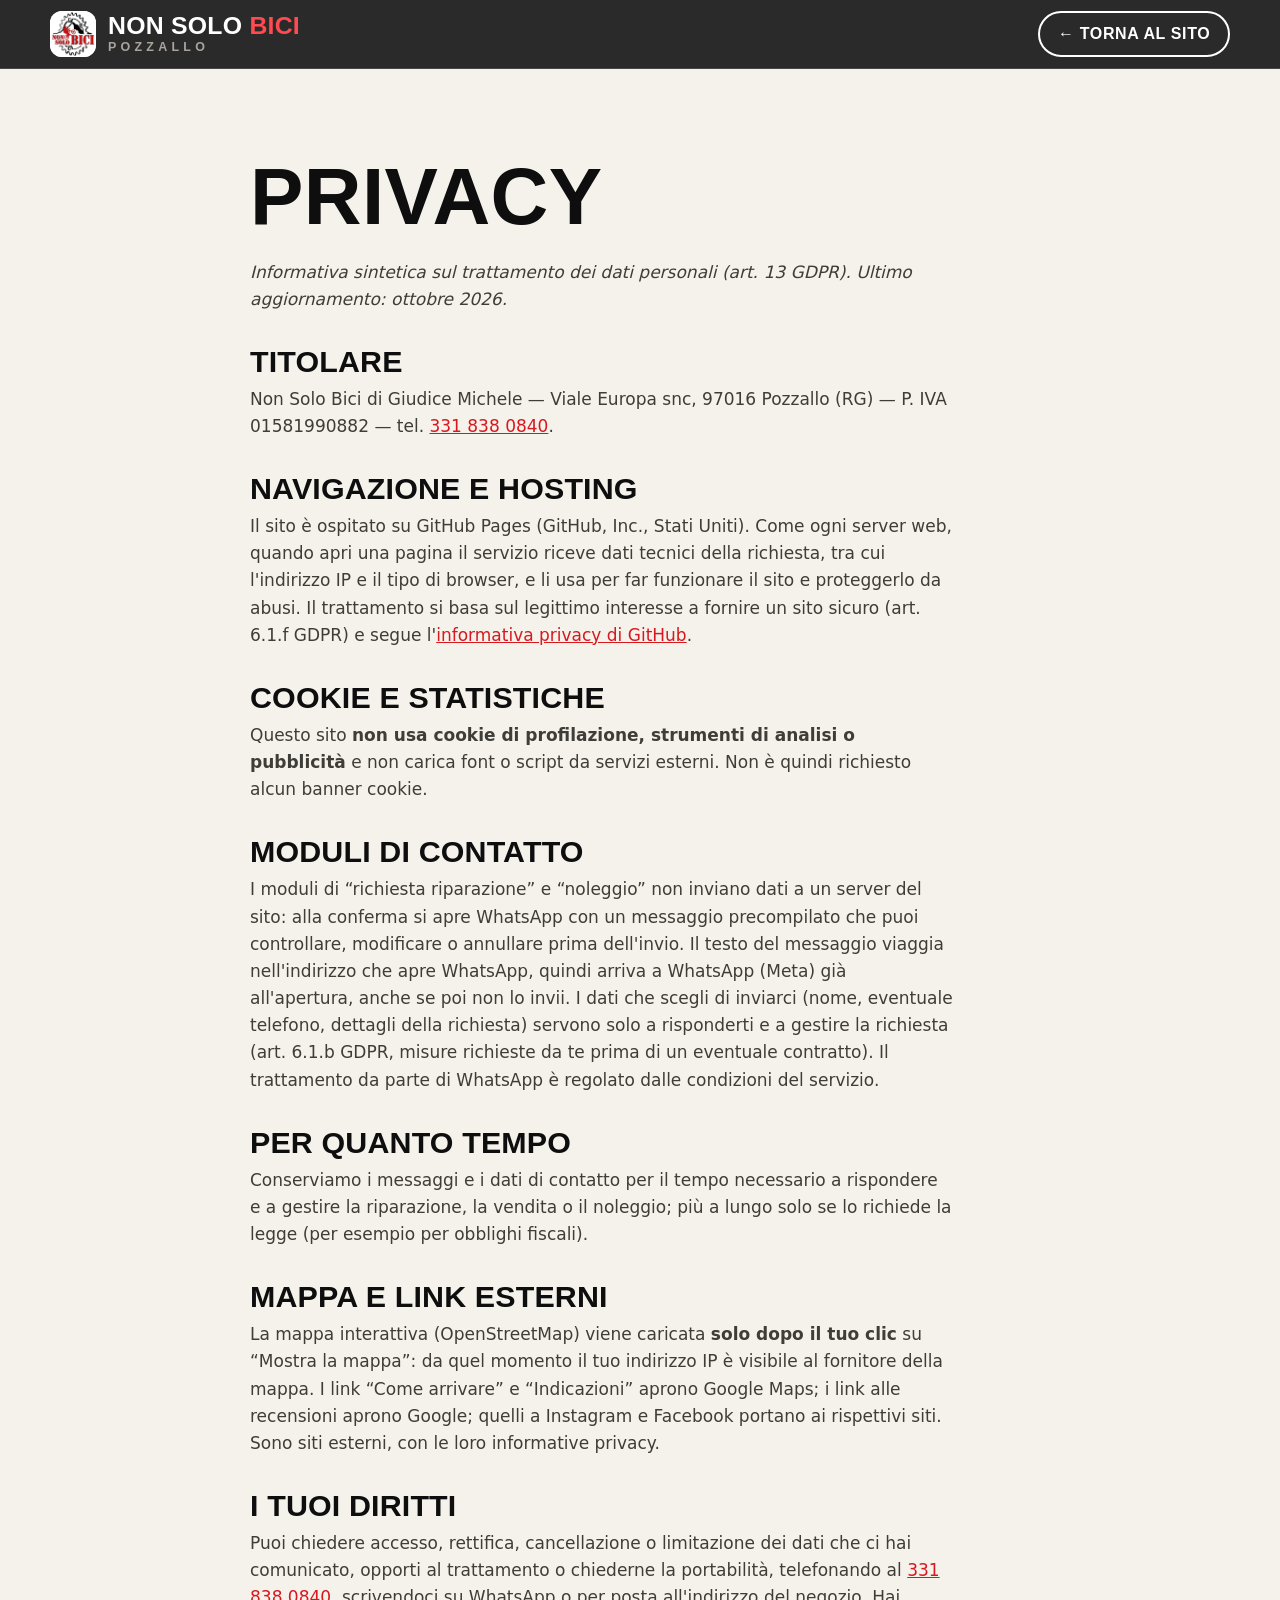
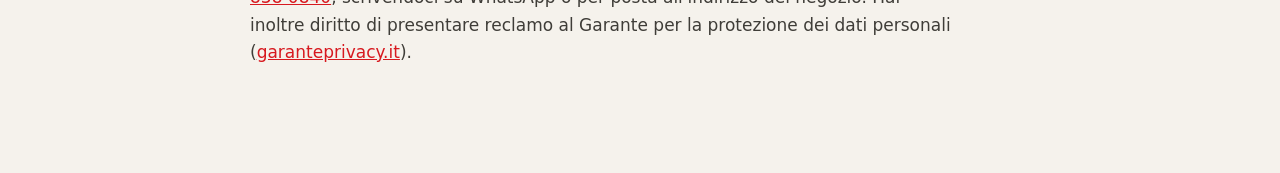
<file: site/privacy.html>
<!doctype html>
<html lang="it">
<head>
  <meta charset="utf-8">
  <meta name="viewport" content="width=device-width, initial-scale=1">
  <title>Privacy — Non Solo Bici Pozzallo</title>
  <meta name="robots" content="noindex">
  <meta name="theme-color" content="#0e0e0f">
  <meta http-equiv="Content-Security-Policy" content="default-src 'self'; script-src 'none'; style-src 'self'; img-src 'self'; object-src 'none'; base-uri 'none'; form-action 'none'">
  <meta name="referrer" content="strict-origin-when-cross-origin">
  <link rel="icon" href="assets/favicon-32.png?v=28" type="image/png" sizes="32x32">
  <link rel="icon" href="assets/logo-192.png?v=28" type="image/png" sizes="192x192">
  <link rel="apple-touch-icon" href="assets/apple-touch-icon.png?v=28">
  <link rel="stylesheet" href="css/style.css?v=28">
</head>
<body>
  <header class="site-header header-doc">
    <div class="wrap header-in">
      <a class="brand" href="./" aria-label="Torna al sito">
        <img class="brand-mark" src="assets/logo-192.png?v=28" width="46" height="46" alt="">
        <span class="brand-name"><b>Non Solo <em>Bici</em></b><small>Pozzallo</small></span>
      </a>
      <a class="btn btn-ghost btn-sm" href="./">← Torna al sito</a>
    </div>
  </header>

  <!-- Testo da far rivedere a un consulente prima di considerarlo definitivo (vedi README) -->
  <main class="doc">
    <div class="wrap">
      <h1>Privacy</h1>
      <p><em>Informativa sintetica sul trattamento dei dati personali (art. 13 GDPR). Ultimo aggiornamento: ottobre 2026.</em></p>

      <h2>Titolare</h2>
      <p>Non Solo Bici di Giudice Michele — Viale Europa snc, 97016 Pozzallo (RG) — P. IVA 01581990882 — tel. <a href="tel:+393318380840">331 838 0840</a>.</p>

      <h2>Navigazione e hosting</h2>
      <p>Il sito è ospitato su GitHub Pages (GitHub, Inc., Stati Uniti). Come ogni server web, quando apri una pagina il servizio riceve dati tecnici della richiesta, tra cui l'indirizzo IP e il tipo di browser, e li usa per far funzionare il sito e proteggerlo da abusi. Il trattamento si basa sul legittimo interesse a fornire un sito sicuro (art. 6.1.f GDPR) e segue l'<a href="https://docs.github.com/site-policy/privacy-policies/github-general-privacy-statement" rel="noopener">informativa privacy di GitHub</a>.</p>

      <h2>Cookie e statistiche</h2>
      <p>Questo sito <strong>non usa cookie di profilazione, strumenti di analisi o pubblicità</strong> e non carica font o script da servizi esterni. Non è quindi richiesto alcun banner cookie.</p>

      <h2>Moduli di contatto</h2>
      <p>I moduli di “richiesta riparazione” e “noleggio” non inviano dati a un server del sito: alla conferma si apre WhatsApp con un messaggio precompilato che puoi controllare, modificare o annullare prima dell'invio. Il testo del messaggio viaggia nell'indirizzo che apre WhatsApp, quindi arriva a WhatsApp (Meta) già all'apertura, anche se poi non lo invii. I dati che scegli di inviarci (nome, eventuale telefono, dettagli della richiesta) servono solo a risponderti e a gestire la richiesta (art. 6.1.b GDPR, misure richieste da te prima di un eventuale contratto). Il trattamento da parte di WhatsApp è regolato dalle condizioni del servizio.</p>

      <h2>Per quanto tempo</h2>
      <p>Conserviamo i messaggi e i dati di contatto per il tempo necessario a rispondere e a gestire la riparazione, la vendita o il noleggio; più a lungo solo se lo richiede la legge (per esempio per obblighi fiscali).</p>

      <h2>Mappa e link esterni</h2>
      <p>La mappa interattiva (OpenStreetMap) viene caricata <strong>solo dopo il tuo clic</strong> su “Mostra la mappa”: da quel momento il tuo indirizzo IP è visibile al fornitore della mappa. I link “Come arrivare” e “Indicazioni” aprono Google Maps; i link alle recensioni aprono Google; quelli a Instagram e Facebook portano ai rispettivi siti. Sono siti esterni, con le loro informative privacy.</p>

      <h2>I tuoi diritti</h2>
      <p>Puoi chiedere accesso, rettifica, cancellazione o limitazione dei dati che ci hai comunicato, opporti al trattamento o chiederne la portabilità, telefonando al <a href="tel:+393318380840">331 838 0840</a>, scrivendoci su WhatsApp o per posta all'indirizzo del negozio. Hai inoltre diritto di presentare reclamo al Garante per la protezione dei dati personali (<a href="https://www.garanteprivacy.it" rel="noopener">garanteprivacy.it</a>).</p>
    </div>
  </main>
</body>
</html>
</file>
<file: site/css/style.css>
/* ==========================================================================
   Non Solo Bici — Pozzallo
   Palette dal logo (rosso / nero / carta). Nessun font o script di terze parti.
   Regole del design (colori, tipografia, componenti, breakpoint): vedi DESIGN.md nella radice del progetto.
   Ordine del file: token → base → componenti (ognuno con le sue media query) → animazioni → hover.
   ========================================================================== */

/* ---------- Token ---------- */
:root {
  /* colori */
  --red: #d7191f;
  --red-hi: #ff4a4f;          /* rosso leggibile su fondo scuro */
  --red-deep: #a80f14;
  --red-text: #c01318;        /* rosso per testo piccolo su fondo chiaro (>= 4,5:1 su --paper-2) */
  --ink: #0e0e0f;
  --ink-2: #17171a;
  --ink-3: #242428;
  --ink-soft: #3f3d38;        /* testo lungo su fondo chiaro */
  --footer: #070708;
  --paper: #f5f2ec;
  --paper-2: #ebe6dc;
  --muted: #625f57;           /* grigio testo: >= 4,5:1 anche su --paper-2 */
  --muted-on-dark: #a9a59c;
  --on-dark: #d8d4cb;         /* testo secondario su fondo scuro */
  --on-dark-hi: #e9e5db;      /* testo chiaro (chip, filtri, citazioni) su fondo scuro */
  --wa: #178544;              /* verde WhatsApp scurito: testo bianco >= 4,5:1 */
  --wa-deep: #126b37;
  --star: #ffc233;
  --line: rgba(14, 14, 15, .14);
  --line-dark: rgba(255, 255, 255, .14);
  --line-strong: rgba(14, 14, 15, .46);   /* bordo dei campi dei moduli (>= 3:1) */

  /* tipografia */
  --display: "Bahnschrift", "DIN Condensed", "Roboto Condensed", "Arial Narrow", Impact, sans-serif;
  --body: system-ui, -apple-system, "Segoe UI", Roboto, "Helvetica Neue", Arial, sans-serif;

  /* misure */
  --maxw: 1180px;
  --gutter: clamp(16px, 4vw, 40px);
  --r-sm: 12px;
  --r-md: 14px;
  --radius: 16px;
  --r-lg: 20px;
  --r-xl: 28px;
  --pill: 999px;
  --header-h: 68px;
}
@media (max-width: 1039px) { :root { --header-h: 60px; } }

/* ---------- Base ---------- */
*, *::before, *::after { box-sizing: border-box; }
html { scroll-behavior: smooth; scroll-padding-top: calc(var(--header-h) + 12px); -webkit-text-size-adjust: 100%; -webkit-tap-highlight-color: rgba(215, 25, 31, .2); }
html.menu-open, html.lb-open { overflow: hidden; }
body {
  margin: 0;
  font-family: var(--body);
  font-size: 1.0625rem;
  line-height: 1.6;
  color: var(--ink);
  background: var(--paper);
  -webkit-font-smoothing: antialiased;
}
img, svg { max-width: 100%; }
picture { display: contents; }   /* <picture> (WebP + JPEG di riserva) non crea un riquadro: lo stile resta sull'<img> */
picture > source { display: none; }   /* altrimenti diventa un elemento vuoto di griglie e flex (es. il riquadro col logo) */
a { color: inherit; }
h1, h2, h3, h4 { margin: 0; font-family: var(--display); font-weight: 700; text-transform: uppercase; line-height: .95; letter-spacing: .005em; font-variation-settings: "wdth" 78; overflow-wrap: break-word; }
p { margin: 0 0 1em; }
ul { margin: 0; padding: 0; list-style: none; }
button, input, select, textarea { font: inherit; color: inherit; }
a, button, label, select, summary { touch-action: manipulation; }

.ico { width: 1.25em; height: 1.25em; flex: none; fill: none; stroke: currentColor; stroke-width: 1.7; stroke-linecap: round; stroke-linejoin: round; }
.sr-only { position: absolute; width: 1px; height: 1px; margin: -1px; padding: 0; overflow: hidden; clip: rect(0 0 0 0); white-space: nowrap; border: 0; }
.wrap { width: min(100% - 2 * var(--gutter), var(--maxw)); margin-inline: auto; }

:focus-visible { outline: 3px solid var(--focus, var(--red-hi)); outline-offset: 3px; border-radius: 6px; }
/* sui fondi chiari l'anello di focus e' rosso pieno (il rosso chiaro non arriva a 3:1) */
.section-alt, .card, .faq-box, .doc { --focus: var(--red); }
.sprite { position: absolute; width: 0; height: 0; overflow: hidden; }
.skip { position: absolute; left: 12px; top: -60px; z-index: 100; background: var(--red); color: #fff; padding: 10px 16px; border-radius: 8px; text-decoration: none; font-weight: 600; }
.skip:focus { top: 12px; }

/* ---------- Bottoni ---------- */
.btn {
  display: inline-flex; align-items: center; justify-content: center; gap: .6em;
  min-height: 52px; padding: 0 1.5em; white-space: nowrap;
  font-family: var(--display); font-variation-settings: "wdth" 85; font-weight: 700; font-size: 1.15rem; letter-spacing: .04em; text-transform: uppercase; text-decoration: none;
  border: 2px solid transparent; border-radius: var(--pill); cursor: pointer;
  transition: transform .18s ease, background-color .18s ease, color .18s ease, border-color .18s ease, box-shadow .18s ease;
}
.btn:active { transform: translateY(0); }
.btn-red { background: var(--red); color: #fff; box-shadow: 0 10px 24px -10px rgba(215, 25, 31, .7); }
.btn-light { background: #fff; color: var(--ink); }                 /* bianco: WhatsApp e azioni secondarie su fondo scuro */
.btn-whatsapp { background: var(--wa); color: #fff; }               /* verde: invio dei moduli su WhatsApp */
.btn-ghost { border-color: currentColor; color: inherit; background: transparent; }
.btn-sm { min-height: 46px; padding: 0 1.1em; font-size: 1rem; }
.btn-block { width: 100%; }
.btn:disabled { opacity: .55; cursor: not-allowed; transform: none; }
@media (max-width: 599px) {
  .btn { white-space: normal; overflow-wrap: anywhere; text-align: center; line-height: 1.15; padding-block: 6px; }   /* con il testo ingrandito i bottoni vanno a capo invece di uscire dallo schermo */
}

/* ---------- Header e menu ---------- */
.site-header {
  position: sticky; top: 0; z-index: 50;
  background: rgba(14, 14, 15, .88); backdrop-filter: blur(12px); -webkit-backdrop-filter: blur(12px);
  color: #fff; border-bottom: 1px solid var(--line-dark);
}
.header-in { min-height: var(--header-h); display: flex; align-items: center; justify-content: space-between; gap: 16px; }
.brand { display: inline-flex; align-items: center; gap: 12px; min-width: 0; min-height: 44px; text-decoration: none; }
.brand-mark { width: 46px; height: 46px; flex: none; object-fit: contain; border-radius: var(--r-sm); background: #fff; }
.brand-name { display: flex; flex-direction: column; min-width: 0; line-height: .9; font-family: var(--display); font-variation-settings: "wdth" 78; text-transform: uppercase; font-weight: 700; }
.brand-name b { font-size: 1.55rem; letter-spacing: .01em; }
.brand-name b em { font-style: normal; color: var(--red-hi); }
.brand-name small { font-size: .78rem; letter-spacing: .34em; color: var(--muted-on-dark); margin-top: 4px; font-weight: 600; }

.nav { display: none; }
.nav ul { display: flex; align-items: center; gap: 4px; }
.nav ul a { display: block; padding: 10px 12px; white-space: nowrap; border-radius: var(--pill); text-decoration: none; font-weight: 600; font-size: .95rem; color: #ddd9d0; transition: background .15s, color .15s; }
.nav-cta { display: none; }
.header-cta { display: none; white-space: nowrap; }

.burger { flex: none; display: inline-flex; flex-direction: column; justify-content: center; gap: 5px; width: 46px; height: 46px; padding: 0 12px; background: transparent; border: 1px solid var(--line-dark); border-radius: var(--r-sm); cursor: pointer; }
.burger span { display: block; height: 2px; background: #fff; border-radius: 2px; transition: transform .2s, opacity .2s; }
.burger[aria-expanded="true"] span:nth-child(1) { transform: translateY(7px) rotate(45deg); }
.burger[aria-expanded="true"] span:nth-child(2) { opacity: 0; }
.burger[aria-expanded="true"] span:nth-child(3) { transform: translateY(-7px) rotate(-45deg); }

/* menu aperto: pannello a tutta altezza sotto la testata */
.nav.open {
  display: block; position: absolute; left: 0; right: 0; top: 100%;
  background: var(--ink); border-bottom: 1px solid var(--line-dark); padding: 10px var(--gutter) 22px;
}
.nav.open ul { flex-direction: column; align-items: stretch; }
.nav.open ul a { font-family: var(--display); font-variation-settings: "wdth" 80; text-transform: uppercase; font-size: 1.6rem; padding: 14px 4px; border-radius: 0; border-bottom: 1px solid var(--line-dark); }

@media (max-width: 1039px) {
  .brand-mark { width: 42px; height: 42px; }
  .brand-name b { font-size: 1.4rem; }
  .nav.open { display: flex; flex-direction: column; height: calc(100vh - var(--hh, var(--header-h))); height: calc(100dvh - var(--hh, var(--header-h))); overflow-y: auto; overscroll-behavior: contain; }   /* --hh = altezza reale della testata (js) */
  .nav.open ul a { padding: 16px 4px; }
  .nav.open .nav-cta { display: grid; gap: 10px; margin-top: auto; padding: 26px 0 8px; }
  .nav-cta .btn { font-size: 1.2rem; }
}
@media (min-width: 760px) { .header-cta { display: inline-flex; } }   /* da tablet in su il telefono resta sempre in testata (sotto i 760 px c'e' la barra azioni) */
@media (min-width: 1040px) {
  .burger { display: none; }
  .nav { display: block; }
}

/* ---------- Hero ---------- */
.hero {
  position: relative; overflow: hidden; isolation: isolate;
  display: flex; align-items: center; min-height: min(76vh, 680px);
  background: var(--ink); color: #fff;
  padding: clamp(32px, 5vw, 60px) 0 clamp(44px, 6vw, 72px);
}
.hero-bg { /* foto della vetrina */
  position: absolute; inset: 0; z-index: -3; width: 100%; height: 100%;
  object-fit: cover; object-position: 68% 62%;
}
.hero::before { /* velo scuro: sinistra più coperta per far leggere il testo, basso per il passaggio alla striscia */
  content: ""; position: absolute; inset: 0; z-index: -2;
  background:
    linear-gradient(90deg, rgba(14, 14, 15, .93) 0%, rgba(14, 14, 15, .8) 34%, rgba(14, 14, 15, .34) 66%, rgba(14, 14, 15, .1) 100%),
    linear-gradient(0deg, rgba(14, 14, 15, .85) 0%, rgba(14, 14, 15, 0) 36%);
}
.hero::after { /* alone rosso nell'angolo in basso a sinistra */
  content: ""; position: absolute; inset: 0; z-index: -1; pointer-events: none;
  background: radial-gradient(60% 70% at 0% 100%, rgba(215, 25, 31, .34), transparent 70%);
}
.hero-grid { display: grid; gap: clamp(20px, 4vw, 48px); align-items: center; }

/* l'etichetta locale sta dentro l'H1 (SEO) ma resta una riga piccola sopra al titolo */
.eyebrow {
  display: inline-flex; align-items: center; gap: .7em; margin-bottom: 20px; line-height: 1.2;
  font-family: var(--display); font-variation-settings: "wdth" 85; font-weight: 600; letter-spacing: .22em; text-transform: uppercase; font-size: .95rem; color: var(--red-hi);
}
.eyebrow::before { content: ""; width: 34px; height: 3px; background: currentColor; border-radius: 2px; }
.hero h1 { font-size: clamp(3.4rem, 11vw, 7.2rem); line-height: .82; letter-spacing: -.005em; }
.hero h1 .outline { display: block; color: #fff; white-space: nowrap; }
.hero h1 .red { display: block; color: var(--red-hi); }
.hero-lead { max-width: 34em; margin: 18px 0 22px; font-size: clamp(1.1rem, 2.4vw, 1.3rem); color: var(--on-dark); }
.hero-lead strong { color: #fff; font-weight: 600; }
.hero-cta { display: flex; flex-wrap: wrap; gap: 12px; }
.hero-tags { display: flex; flex-wrap: wrap; gap: 8px 10px; margin-top: 22px; }
.hero-tags li { display: inline-flex; align-items: center; gap: .5em; padding: 8px 14px; border: 1px solid var(--line-dark); border-radius: var(--pill); font-size: .92rem; color: var(--on-dark); background: rgba(255, 255, 255, .04); }
.hero-tags .ico { color: var(--red-hi); width: 1.15em; height: 1.15em; }
.hero-tags li.hero-rating { padding: 0; }
.hero-rating a { display: inline-flex; align-items: center; gap: .45em; min-height: 44px; padding: 0 14px; text-decoration: none; }
.hero-rating .star-one { color: var(--star); font-size: 1.05em; }
.hero-rating b { color: #fff; }

.hero-art { display: none; }
.hero-badge {
  width: clamp(92px, 12vw, 124px); aspect-ratio: 1; border-radius: 50%;
  display: grid; place-items: center; text-align: center; padding: 10px;
  background: var(--red); color: #fff; transform: rotate(10deg);
  font-family: var(--display); font-variation-settings: "wdth" 78; text-transform: uppercase; font-weight: 700; line-height: .9; font-size: clamp(1.05rem, 2.6vw, 1.45rem);
  box-shadow: 0 12px 30px -10px rgba(215, 25, 31, .8);
}
.hero-badge small { display: block; font-size: .62em; letter-spacing: .1em; font-weight: 600; margin-top: 4px; }

@media (min-width: 900px) {
  .hero-grid { grid-template-columns: 1.05fr 1fr; }
  .hero-art { display: flex; justify-content: flex-end; align-self: end; }
}
/* telefono e tablet: la foto si vede intera sopra il testo (un ritaglio a tutta altezza la ingrandiva e sgranava) */
@media (max-width: 899px) {
  .hero { display: block; min-height: 0; padding: calc(56.34vw - 14px) 0 40px; }
  .hero-bg {
    inset: 0 0 auto 0; height: auto; aspect-ratio: 1278 / 720; object-position: 50% 50%;
    -webkit-mask-image: linear-gradient(180deg, #000 72%, transparent 100%);
            mask-image: linear-gradient(180deg, #000 72%, transparent 100%);
  }
  .hero::before { inset: 0 0 auto 0; height: 56.34vw; background: linear-gradient(180deg, rgba(14, 14, 15, .4) 0%, rgba(14, 14, 15, 0) 30%); }
  .hero-grid { grid-template-columns: minmax(0, 1fr); }   /* la colonna non si allarga per la riga di etichette scorrevole */
  .eyebrow { margin-bottom: 14px; }
  .hero-tags { flex-wrap: nowrap; overflow-x: auto; margin: 18px calc(-1 * var(--gutter)) 0; padding: 6px var(--gutter); scrollbar-width: none; }   /* 6px: spazio per l'anello di focus */
  .hero-tags::-webkit-scrollbar { display: none; }
  .hero-tags li { flex: none; }
}
@media (max-width: 599px) {
  .hero { padding-bottom: 26px; }
  .hero-lead { margin: 14px 0 18px; }
  .hero-tags { margin-top: 12px; }
}
@media (max-width: 560px) {
  .hero-cta .btn { flex: 1 1 calc(50% - 6px); gap: .45em; padding: 0 .6em; font-size: 1.05rem; }
  .hero-cta .btn-ghost { flex-basis: 100%; }
}
@media (max-width: 400px) {
  .eyebrow { font-size: .85rem; letter-spacing: .15em; }
  .eyebrow::before { width: 24px; }
}

/* ---------- Striscia scorrevole ---------- */
.ticker { background: var(--red); color: #fff; overflow: hidden; border-block: 3px solid var(--ink); white-space: nowrap; }
.ticker-track { display: inline-flex; animation: ticker 38s linear infinite; }
.ticker span { display: inline-flex; align-items: center; gap: 28px; padding: 12px 14px; font-family: var(--display); font-variation-settings: "wdth" 80; text-transform: uppercase; font-weight: 700; font-size: 1.45rem; letter-spacing: .04em; }
.ticker span::after { content: ""; width: 10px; height: 10px; background: var(--ink); transform: rotate(45deg); }
.ticker.paused .ticker-track { animation-play-state: paused; }   /* tocco sulla striscia = pausa (anche senza mouse) */
@keyframes ticker { to { transform: translateX(-50%); } }

/* ---------- Sezioni ---------- */
.section { padding: clamp(40px, 6vw, 76px) 0; position: relative; }
.section-dark { background: var(--ink); color: #fff; }
.section-alt { background: var(--paper-2); }
.section-head { max-width: 760px; margin-bottom: clamp(22px, 3.2vw, 34px); }
/* introduzione sotto il titolo (l'etichetta .kicker resta rossa) */
.section-head p:not(.kicker) { margin: 12px 0 0; color: var(--muted); font-size: 1.05rem; max-width: 40em; }
.section-dark .section-head p:not(.kicker) { color: var(--muted-on-dark); }
.section h2 { font-size: clamp(2.3rem, 6vw, 4.1rem); }
.section h2 em { font-style: normal; color: var(--red); }
.section-dark h2 em { color: var(--red-hi); }

.kicker { display: inline-flex; align-items: center; gap: .7em; margin-bottom: 14px; font-family: var(--display); font-variation-settings: "wdth" 85; font-weight: 600; letter-spacing: .22em; text-transform: uppercase; font-size: .95rem; color: var(--red-text); }
.kicker::before { content: ""; width: 34px; height: 3px; background: currentColor; border-radius: 2px; }
.section-dark .kicker { color: var(--red-hi); }

/* titolo e introduzione di un blocco dentro una sezione (schede, vendita, recensioni) */
.panel-title, .section .panel-title { font-size: clamp(2rem, 4.4vw, 3rem); line-height: .95; }   /* anche quando e' un h2 ("Parlano i clienti") */
.panel-title em { font-style: normal; color: var(--red); }
.panel-lead { max-width: 65ch; margin: 12px 0 0; color: var(--muted); font-size: 1.05rem; }
.section-dark .panel-title em { color: var(--red-hi); }
.section-dark .panel-lead { color: var(--muted-on-dark); }

@media (max-width: 599px) {
  .section { padding: 34px 0; }
  .section-head { margin-bottom: 16px; }
  .section-head p:not(.kicker) { font-size: 1rem; margin-top: 8px; }
  .section h2 { font-size: clamp(2rem, 9.4vw, 2.45rem); }
  .kicker { margin-bottom: 6px; letter-spacing: .13em; font-size: .88rem; line-height: 1.35; }
  .kicker::before { flex: none; width: 24px; }
  .panel-title, .section .panel-title { font-size: 1.9rem; }
  .panel-lead { margin-top: 8px; font-size: 1rem; }
}

/* ---------- Servizi (tre voci in riga, sezione scura) ---------- */
.services { display: grid; gap: 10px; }
.svc {
  position: relative; display: grid; grid-template-columns: 54px 1fr; column-gap: 16px; row-gap: 2px; align-items: start; overflow: hidden;
  padding: 18px 20px; text-decoration: none; color: #fff;
  background: var(--ink-2); border: 1px solid var(--line-dark); border-radius: var(--radius);
  transition: transform .25s ease, box-shadow .25s ease, background-color .25s ease, color .25s ease;
}
.svc-num { position: absolute; right: 14px; top: 0; font-family: var(--display); font-variation-settings: "wdth" 75; font-weight: 700; font-size: 3.6rem; line-height: 1; color: rgba(255, 255, 255, .06); transition: color .25s; }
.svc-icon { grid-row: 1 / span 2; display: grid; place-items: center; width: 54px; height: 54px; border-radius: 15px; background: var(--red); color: #fff; }
.svc-icon .ico { width: 28px; height: 28px; }
.svc h3, .svc p { grid-column: 2; min-width: 0; overflow-wrap: anywhere; }
.svc h3 { margin: 0; font-size: 1.9rem; }
.svc p { margin: 0; color: var(--muted-on-dark); font-size: .96rem; line-height: 1.4; transition: color .25s; }
.svc-link { position: absolute; right: 16px; bottom: 14px; display: inline-flex; align-items: center; gap: .5em; font-weight: 700; color: var(--red-hi); transition: color .25s; }
.svc-link .ico { width: 22px; height: 22px; stroke-width: 2.2; transition: transform .2s; }
@media (min-width: 860px) { .services { grid-template-columns: repeat(3, 1fr); } }
@media (max-width: 599px) {
  .svc { grid-template-columns: 46px minmax(0, 1fr); column-gap: 12px; padding: 14px 14px; }
  .svc-num { right: 10px; font-size: 2.8rem; }
  .svc-icon { width: 46px; height: 46px; border-radius: 13px; }
  .svc h3 { font-size: 1.6rem; }
  .svc-link { display: none; }          /* la scheda è tutta cliccabile */
}

/* ---------- Vendita: categorie ---------- */
.vendita-block { margin-top: clamp(30px, 4.5vw, 50px); padding-top: clamp(24px, 4vw, 38px); border-top: 1px solid var(--line-dark); }
.vendita-head { margin-bottom: clamp(18px, 3vw, 26px); }
.cats { display: grid; gap: 14px; grid-template-columns: 1fr; }
.cat {
  position: relative; display: flex; flex-direction: column; gap: 10px; padding: 24px; border-radius: var(--radius);
  background: var(--ink-2); border: 1px solid var(--line-dark);
  transition: border-color .2s, transform .2s, background-color .2s;
}
.cat .ico { width: 44px; height: 44px; color: var(--red-hi); stroke-width: 1.5; }
.cat h4 { font-size: 1.85rem; margin-top: 6px; overflow-wrap: anywhere; hyphens: auto; }
.cat p { margin: 0; color: var(--muted-on-dark); font-size: .98rem; flex: 1; overflow-wrap: anywhere; }
.cat a { display: inline-flex; align-items: center; gap: .5em; max-width: 100%; min-height: 44px; margin-top: 8px; overflow-wrap: anywhere; font-weight: 700; color: #fff; text-decoration: none; font-size: .95rem; }
.cat a .ico { width: 1.1em; height: 1.1em; color: var(--red-hi); stroke-width: 2; transition: transform .2s; }
/* tutta la card è un'area da toccare (il link si estende alla card) */
.cat a::after { content: ""; position: absolute; inset: 0; border-radius: inherit; }
.cat a:focus-visible { outline: none; }
.cat a:focus-visible::after { outline: 3px solid var(--red-hi); outline-offset: 2px; }
.note { margin-top: 26px; display: flex; gap: 12px; align-items: flex-start; color: var(--muted-on-dark); font-size: .98rem; }
.note .ico { color: var(--red-hi); margin-top: 3px; }
@media (min-width: 600px) { .cats { grid-template-columns: repeat(2, 1fr); } }
@media (min-width: 940px) { .cats { grid-template-columns: repeat(3, 1fr); } }
@media (max-width: 599px) {
  .vendita-block { margin-top: 22px; padding-top: 20px; }
  .cats { grid-template-columns: repeat(2, minmax(0, 1fr)); gap: 8px; }
  .cat { align-items: start; gap: 3px; padding: 14px 12px; }
  .cat > .ico { width: 28px; height: 28px; margin: 0 0 2px; }
  .cat h4 { margin: 0; font-size: 1.35rem; line-height: 1; }
  .cat p { flex: none; font-size: .88rem; line-height: 1.3; }
  .cat a { min-height: 0; margin-top: 4px; font-size: .88rem; }
  .note { margin-top: 14px; font-size: .92rem; }
}

/* ---------- Galleria foto ---------- */
.gallery { margin-top: clamp(30px, 4.5vw, 52px); padding-top: clamp(22px, 3.5vw, 36px); border-top: 1px solid var(--line-dark); }
.gallery-head h4 { font-size: clamp(2rem, 4.6vw, 2.8rem); }
.gallery-head p { margin: 12px 0 0; color: var(--muted-on-dark); max-width: 38em; }
.filters { display: flex; flex-wrap: wrap; gap: 8px; margin: 14px 0 16px; }
.filter {
  min-height: 46px; padding: 0 20px; border: 1.5px solid var(--line-dark); border-radius: var(--pill); background: transparent; color: var(--on-dark-hi); cursor: pointer;
  font-family: var(--display); font-variation-settings: "wdth" 85; font-weight: 700; font-size: 1.1rem; letter-spacing: .04em; text-transform: uppercase;
  transition: background-color .15s, border-color .15s, color .15s;
}
.filter[aria-pressed="true"] { background: var(--red); border-color: var(--red); color: #fff; }
.photos { display: grid; gap: 10px; grid-template-columns: repeat(2, 1fr); }
.photo-item { animation: pop .35s ease both; }
.photo-item[hidden] { display: none; }
.photo { position: relative; display: block; width: 100%; aspect-ratio: 4 / 3; padding: 0; border: 0; border-radius: var(--r-md); overflow: hidden; background: var(--ink-2); cursor: zoom-in; }
.photo img { display: block; width: 100%; height: 100%; object-fit: cover; object-position: var(--pos, 50% 50%); transition: transform .45s ease; }
.photo::after { content: ""; position: absolute; inset: 0; background: linear-gradient(180deg, transparent 60%, rgba(14, 14, 15, .35)); opacity: 0; transition: opacity .25s; }
.photos-more { display: block; margin: 16px auto 0; min-height: 46px; padding: 0 24px; border: 1.5px solid var(--line-dark); border-radius: var(--pill); background: transparent; color: #fff; cursor: pointer; font-family: var(--display); font-variation-settings: "wdth" 85; font-weight: 700; font-size: 1.1rem; letter-spacing: .04em; text-transform: uppercase; }
.photos-more[hidden] { display: none; }
.gallery-cta { display: flex; flex-wrap: wrap; align-items: center; justify-content: space-between; gap: 16px; margin-top: 20px; padding: 14px 18px; border-radius: var(--radius); background: var(--ink-2); border: 1px solid var(--line-dark); }
.gallery-cta p { margin: 0; color: var(--on-dark); font-weight: 600; }
@media (min-width: 640px) { .photos { grid-template-columns: repeat(3, 1fr); gap: 12px; } }
@media (min-width: 980px) { .photos { grid-template-columns: repeat(4, 1fr); } }
@media (max-width: 599px) {
  .gallery { margin-top: 24px; padding-top: 18px; }
  .gallery-head h4 { font-size: 1.9rem; }
  .gallery-head p { margin-top: 6px; }
  .filters { flex-wrap: nowrap; overflow-x: auto; margin: 6px calc(-1 * var(--gutter)); padding: 6px var(--gutter); scrollbar-width: none; }   /* 6px: spazio per l'anello di focus */
  .filters::-webkit-scrollbar { display: none; }
  .filter { flex: none; min-height: 44px; padding: 0 16px; font-size: 1rem; }
  .photos { gap: 8px; }
  .gallery-cta { padding: 10px; }
  .gallery-cta p { display: none; }
  .gallery-cta .btn { width: 100%; }
}

/* ---------- Visualizzatore foto (lightbox) ---------- */
/* griglia: frecce ai lati della foto e piede sotto; su telefono frecce e piede stanno in una riga sotto la foto, quindi niente sovrapposizioni */
.lightbox { padding: 0; border: 0; background: rgba(8, 8, 9, .97); color: #fff; width: 100%; max-width: none; height: 100vh; height: 100dvh; max-height: none; overflow: hidden; }
.lightbox::backdrop { background: rgba(0, 0, 0, .85); }
.lightbox[open] {
  display: grid; grid-template-columns: 64px minmax(0, 1fr) 64px; grid-template-rows: minmax(0, 1fr) auto;
  grid-template-areas: "prev fig next" "foot foot foot"; align-items: center; justify-items: center;
}
.lb-fig { grid-area: fig; align-self: stretch; justify-self: stretch; min-height: 0; margin: 0; display: flex; flex-direction: column; align-items: center; padding: max(66px, calc(env(safe-area-inset-top) + 58px)) 0 8px; }
.lb-fig img { flex: 1 1 auto; min-height: 0; width: 100%; max-width: 1200px; object-fit: contain; }   /* la foto si adatta allo spazio: nessun salto quando arriva quella grande */
.lb-fig figcaption { flex: none; max-width: 46em; margin-top: 12px; padding: 0 8px; text-align: center; color: var(--on-dark); font-size: .98rem; line-height: 1.4; }
.lb-close, .lb-nav { display: grid; place-items: center; width: 48px; height: 48px; padding: 0; border: 0; border-radius: 50%; background: rgba(255, 255, 255, .12); color: #fff; cursor: pointer; transition: background-color .15s; }
.lb-close { position: absolute; top: max(10px, env(safe-area-inset-top)); right: 12px; z-index: 1; }
.lb-prev { grid-area: prev; }
.lb-next { grid-area: next; }
.lb-prev .ico { transform: rotate(180deg); }
.lb-close .ico, .lb-nav .ico { width: 24px; height: 24px; stroke-width: 2.2; }
.lb-foot { grid-area: foot; display: flex; align-items: center; justify-content: space-between; gap: 14px; width: 100%; max-width: 640px; padding: 8px 14px calc(14px + env(safe-area-inset-bottom)); }
.lb-foot span { color: var(--muted-on-dark); font-weight: 600; white-space: nowrap; }
@media (max-width: 599px) {
  .lightbox[open] { grid-template-areas: "fig fig fig" "prev foot next"; }
  .lb-fig { padding-inline: 8px; }
  .lb-fig figcaption { font-size: .92rem; }
  .lb-nav { width: 52px; height: 52px; }
  .lb-foot { flex-direction: column; gap: 6px; padding: 8px 0 calc(12px + env(safe-area-inset-bottom)); }
}

/* ---------- Officina e noleggio: due schede nella stessa sezione ---------- */
.tabs { display: none; width: fit-content; max-width: 100%; margin: 0 0 22px; padding: 5px; gap: 4px; border-radius: var(--pill); background: #fff; border: 1px solid var(--line); }
.js-ready .tabs { display: inline-flex; }
.tab { position: relative; display: inline-flex; align-items: center; justify-content: center; gap: .55em; min-height: 46px; padding: 0 26px; border: 0; border-radius: var(--pill); background: transparent; color: var(--ink); cursor: pointer; font-family: var(--display); font-variation-settings: "wdth" 85; font-weight: 700; font-size: 1.15rem; letter-spacing: .04em; text-transform: uppercase; transition: background-color .15s, color .15s; }
.tab .ico { width: 1.25em; height: 1.25em; }
.tab[aria-selected="true"] { background: var(--ink); color: #fff; }
.js-ready .tabpanel:not(.is-active) { display: none; }
.tabpanel .kicker { margin-bottom: 8px; }

.split { display: grid; gap: clamp(22px, 4vw, 44px); align-items: start; }
.split > * { min-width: 0; }
@media (min-width: 960px) { .split { grid-template-columns: 1.1fr .9fr; } .split.rev { grid-template-columns: .9fr 1.1fr; } }

.steps { counter-reset: st; display: grid; gap: 10px; margin: 20px 0; padding: 0; list-style: none; }
.steps li { counter-increment: st; position: relative; padding: 4px 0 4px 66px; min-height: 52px; }
.steps li::before {
  content: counter(st); position: absolute; left: 0; top: 0; width: 50px; height: 50px; border-radius: var(--r-md);
  display: grid; place-items: center; background: var(--ink); color: #fff;
  font-family: var(--display); font-variation-settings: "wdth" 80; font-weight: 700; font-size: 1.7rem;
}
.steps b { display: block; font-size: 1.12rem; }
.steps span { color: var(--muted); font-size: .98rem; }
.label { font-family: var(--display); font-variation-settings: "wdth" 85; text-transform: uppercase; letter-spacing: .14em; font-weight: 600; font-size: .95rem; color: var(--muted); margin: 26px 0 0; }
.chips { display: flex; flex-wrap: wrap; gap: 8px; margin: 10px 0 0; }
.chips li { padding: 8px 15px; border-radius: var(--pill); background: #fff; border: 1px solid var(--line); font-weight: 600; font-size: .93rem; }

.rent-types { display: grid; gap: 14px; margin: 28px 0; }
.rent { padding: 22px; border-radius: var(--radius); background: #fff; border: 1px solid var(--line); }
.rent .ico { width: 42px; height: 42px; color: var(--red); stroke-width: 1.5; }
.rent h4 { font-size: 1.9rem; margin: 10px 0 6px; }
.rent p { margin: 0; color: var(--muted); font-size: .96rem; }
.ticks { display: grid; gap: 10px; }
.ticks li { display: flex; gap: 12px; align-items: flex-start; }
.ticks .ico { color: var(--red); margin-top: 3px; stroke-width: 2.2; }
@media (min-width: 560px) { .rent-types { grid-template-columns: 1fr 1fr; } }

/* avviso grande nella scheda Noleggio: carattere condensato in maiuscolo, "da aprile a ottobre" in rosso */
.season { display: flex; align-items: center; gap: 14px; margin: 16px 0 0; padding: 14px 18px; border-radius: var(--r-sm); background: #fff; border: 2px solid var(--red); color: var(--ink); font-family: var(--display); font-variation-settings: "wdth" 85; font-weight: 700; font-size: 1.45rem; letter-spacing: .04em; text-transform: uppercase; line-height: 1.1; }
.season .ico { flex: none; width: 1.6em; height: 1.6em; color: var(--red); }
.season em { font-style: normal; color: var(--red); }

@media (max-width: 599px) {
  .tabs { width: 100%; margin-bottom: 16px; }
  .js-ready .tabs { display: grid; grid-template-columns: repeat(2, minmax(0, 1fr)); }
  .tab { min-width: 0; padding: 0 8px; font-size: 1.05rem; line-height: 1.1; text-align: center; overflow-wrap: anywhere; }
  .steps { gap: 8px; margin: 14px 0; }
  .steps li { padding-left: 54px; min-height: 44px; }
  .steps li::before { width: 42px; height: 42px; font-size: 1.4rem; border-radius: var(--r-sm); }
  .label { margin-top: 16px; }
  .chips li { padding: 6px 12px; font-size: .88rem; }
  .rent-types { grid-template-columns: 1fr 1fr; gap: 8px; margin: 14px 0; }
  .rent { display: flex; flex-direction: column; align-items: start; padding: 14px 12px; }
  .rent > .ico { width: 30px; height: 30px; }
  .rent h4 { font-size: 1.45rem; margin: 6px 0 2px; }
  .rent p { font-size: .88rem; line-height: 1.3; }
  .ticks { gap: 6px; font-size: .96rem; }
  .season { gap: 12px; padding: 12px 14px; font-size: 1.25rem; }
}

/* ---------- Moduli (card bianca) ---------- */
.card { background: #fff; color: var(--ink); border-radius: var(--r-lg); padding: clamp(18px, 2.4vw, 26px); border: 1px solid var(--line); box-shadow: 0 30px 50px -36px rgba(14, 14, 15, .55); }
.card h3 { font-size: 1.9rem; margin-bottom: 6px; }
.card > p { color: var(--muted); font-size: .97rem; margin-bottom: 14px; }
.form { display: grid; grid-template-columns: minmax(0, 1fr); gap: 12px; }
.row2 { display: grid; gap: 16px; grid-template-columns: minmax(0, 1fr); }
.field label, .field-label { display: block; font-weight: 600; font-size: .9rem; margin: 0 0 6px; overflow-wrap: anywhere; }
.opt { font-weight: 400; color: var(--muted); }
.field input, .field select, .field textarea {
  width: 100%; min-height: 50px; padding: 12px 14px; background: var(--paper); border: 1.5px solid var(--line-strong); border-radius: var(--r-sm);
  transition: border-color .15s, background-color .15s, box-shadow .15s;
}
.field textarea { min-height: 84px; resize: vertical; }
.field input:focus, .field select:focus, .field textarea:focus { outline: none; border-color: var(--ink); background: #fff; box-shadow: 0 0 0 3px rgba(14, 14, 15, .18); }
/* errore: bordo rosso e fondo rosato, diverso dal focus (nero); il testo dell'errore e' sotto il campo */
.field [aria-invalid="true"] { border-color: var(--red); border-width: 2px; background: #fff6f6; }
.field [aria-invalid="true"]:focus { border-color: var(--red); box-shadow: 0 0 0 3px rgba(215, 25, 31, .2); }
.field-hint { margin: 6px 0 0; font-size: .85rem; color: var(--muted); }
.field-error { display: flex; gap: 6px; margin: 6px 0 0; font-size: .88rem; font-weight: 600; line-height: 1.35; color: var(--red-deep); }
.field-error::before { content: "!"; flex: none; display: grid; place-items: center; width: 1.2em; height: 1.2em; margin-top: .05em; border-radius: 50%; background: var(--red-deep); color: #fff; font-size: .8em; font-weight: 700; }
.form-status { margin: 0; font-size: .9rem; font-weight: 600; color: var(--ink); }
.form-status:empty { display: none; }
.form-status.is-error { color: var(--red-deep); }
.nojs-note { padding: 12px 14px; border-radius: var(--r-sm); background: var(--paper); color: var(--ink); font-size: .95rem; }
.nojs-note a { color: var(--red-text); font-weight: 600; }
.seg { position: relative; display: grid; grid-template-columns: repeat(2, minmax(0, 1fr)); gap: 8px; }
.seg input { position: absolute; left: 0; top: 0; width: 1px; height: 1px; min-height: 0; padding: 0; border: 0; opacity: 0; pointer-events: none; }
.seg label { display: flex; align-items: center; justify-content: center; gap: .55em; min-height: 52px; margin: 0; padding: 8px; text-align: center; border: 1.5px solid var(--line-strong); border-radius: var(--r-sm); background: var(--paper); cursor: pointer; font-weight: 700; transition: all .15s; }
.seg .ico { width: 1.4em; height: 1.4em; }
.seg input:checked + label { background: var(--ink); color: #fff; border-color: var(--ink); }
.seg input:focus-visible + label { outline: 3px solid var(--focus, var(--red-hi)); outline-offset: 2px; }
.form-foot { display: grid; grid-template-columns: minmax(0, 1fr); gap: 10px; }
.form-foot small { color: var(--muted); font-size: .85rem; }
.form-foot small a { display: inline-block; padding: 12px 4px; }
@media (min-width: 520px) { .row2 { grid-template-columns: repeat(2, minmax(0, 1fr)); } }
@media (max-width: 599px) {
  .card { padding: 16px; }
  .card h3 { font-size: 1.7rem; }
  .form { gap: 10px; }
  .field label { margin-bottom: 4px; }
  .field input, .field select { min-height: 46px; padding: 10px 12px; }
}

/* ---------- Chi siamo (sezione scura) ---------- */
.about { display: grid; gap: clamp(22px, 4vw, 44px); align-items: center; }
.about p { max-width: 65ch; color: var(--on-dark); }
.big-quote + p { margin-top: 14px; }
.about p strong { color: #fff; }
.about .big-quote { margin: 0; color: #fff; font-family: var(--display); font-variation-settings: "wdth" 78; text-transform: uppercase; font-weight: 700; font-size: clamp(2rem, 4.6vw, 3.3rem); line-height: .92; }
.big-quote em { font-style: normal; color: var(--red-hi); }
.stats { display: grid; grid-template-columns: repeat(auto-fit, minmax(min(100%, 5.2em), 1fr)); gap: 10px; margin-top: 20px; }   /* 3 colonne; con il testo ingrandito vanno a capo */
.stat { display: block; padding: 14px 10px; border-radius: var(--r-md); background: var(--ink-2); border: 1px solid var(--line-dark); text-align: center; color: inherit; text-decoration: none; }
.stat b { display: block; white-space: nowrap; font-family: var(--display); font-variation-settings: "wdth" 78; font-size: clamp(1.7rem, 4.4vw, 2.5rem); line-height: 1; color: var(--red-hi); }
.stat span { font-size: .85rem; color: var(--muted-on-dark); line-height: 1.3; display: block; margin-top: 6px; }
.socials { display: flex; flex-wrap: wrap; gap: 10px; margin-top: 26px; }
.poster { position: relative; display: grid; place-items: center; aspect-ratio: 1 / 1; max-width: 400px; margin-inline: auto; width: 100%; background: var(--ink); border-radius: var(--r-xl); overflow: hidden; isolation: isolate; box-shadow: 0 0 0 1px var(--line-dark); }
.poster::before { content: ""; position: absolute; inset: 0; z-index: -1; background: radial-gradient(circle at 70% 25%, rgba(215, 25, 31, .55), transparent 60%), repeating-linear-gradient(112deg, transparent 0 26px, rgba(255, 255, 255, .05) 26px 28px); }
.poster-logo { align-self: start; margin-top: 9%; width: 64%; height: auto; border-radius: 24px; background: #fff; box-shadow: 0 24px 50px -20px rgba(0, 0, 0, .7); }
.poster-cap { position: absolute; left: 22px; bottom: 18px; right: 22px; display: flex; justify-content: space-between; align-items: end; gap: 10px; color: #fff; font-family: var(--display); font-variation-settings: "wdth" 78; text-transform: uppercase; font-weight: 700; font-size: 1.5rem; line-height: .95; }
.poster-cap small { font-family: var(--body); font-variation-settings: normal; text-transform: none; font-weight: 500; font-size: .82rem; color: var(--muted-on-dark); text-align: right; }
@media (min-width: 900px) { .about { grid-template-columns: 1fr 1fr; } }
@media (max-width: 599px) {
  .stats { gap: 8px; margin-top: 14px; }
  .stat { padding: 10px 4px; }
  .stat span { font-size: .9rem; }
  .socials { margin-top: 14px; gap: 8px; }
  .socials .btn { flex: 1 1 0; min-width: 0; }
  .poster { display: none; }
}

/* ---------- Recensioni Google ---------- */
.reviews-block { margin-top: clamp(30px, 4.5vw, 50px); padding-top: clamp(24px, 4vw, 38px); border-top: 1px solid var(--line-dark); }
.reviews-top { display: flex; flex-wrap: wrap; align-items: flex-end; justify-content: space-between; gap: 16px 32px; margin-bottom: 22px; }
.reviews-top .kicker { margin-bottom: 8px; }
.rating { display: flex; flex-wrap: wrap; align-items: center; gap: 22px; }
.rating-score { font-family: var(--display); font-variation-settings: "wdth" 78; font-weight: 700; font-size: clamp(4.4rem, 12vw, 6.4rem); line-height: .85; color: #fff; }
.rating-sub { margin: 10px 0 0; color: var(--muted-on-dark); font-size: .98rem; }
.rating-sub strong { color: #fff; }
.stars { --pct: 100%; position: relative; display: inline-block; font-size: 1.9rem; line-height: 1; letter-spacing: .1em; white-space: nowrap; color: rgba(255, 255, 255, .2); }
.stars::before { content: "★★★★★"; }
.stars::after { content: "★★★★★"; position: absolute; left: 0; top: 0; width: var(--pct); overflow: hidden; color: var(--star); }
.reviews { display: grid; gap: 14px; grid-template-columns: repeat(3, 1fr); }
.review { display: flex; flex-direction: column; gap: 10px; margin: 0; padding: 20px; border-radius: var(--radius); background: var(--ink-2); border: 1px solid var(--line-dark); }
.review blockquote { flex: 1; margin: 0; font-size: 1.04rem; line-height: 1.55; color: var(--on-dark-hi); }
.review blockquote::before { content: "“"; display: block; margin-bottom: -6px; font-family: var(--display); font-size: 3.4rem; line-height: .7; color: var(--red-hi); }
.review figcaption { color: var(--muted-on-dark); font-size: .95rem; }
.review figcaption b { color: #fff; }
.reviews-cta { display: flex; flex-wrap: wrap; gap: 10px; margin-top: 18px; }
@media (max-width: 899px) {
  .reviews { grid-template-columns: none; grid-auto-flow: column; grid-auto-columns: min(86%, 380px); overflow-x: auto; scroll-snap-type: x mandatory; padding-bottom: 8px; margin-inline: calc(-1 * var(--gutter)); padding-inline: var(--gutter); scroll-padding-inline: var(--gutter); scrollbar-width: none; }
  .reviews::-webkit-scrollbar { display: none; }
  .review { scroll-snap-align: start; }
}
@media (max-width: 599px) {
  .reviews-block { margin-top: 22px; padding-top: 20px; }
  .reviews-top { gap: 10px; margin-bottom: 14px; }
  .rating { gap: 14px; }
  .rating-score { font-size: 4rem; }
  .stars { font-size: 1.6rem; }
  .review { padding: 16px; }
  .reviews-cta { display: grid; grid-template-columns: 1fr 1fr; gap: 8px; margin-top: 12px; }
  .reviews-cta .btn { width: 100%; white-space: normal; text-align: center; line-height: 1.1; padding: 8px 10px; font-size: 1rem; }
}
.stars.sm { font-size: 1.15rem; }

/* ---------- Contatti ---------- */
.contact { display: grid; gap: clamp(20px, 3vw, 36px); }
.info { display: grid; gap: 0; }
.info li { display: flex; gap: 16px; padding: 14px 0; border-bottom: 1px solid var(--line-dark); }
.info li:first-child { border-top: 1px solid var(--line-dark); }
.info .ico { width: 28px; height: 28px; color: var(--red-hi); margin-top: 3px; }
.info .t { font-family: var(--display); font-variation-settings: "wdth" 85; text-transform: uppercase; letter-spacing: .14em; font-weight: 600; font-size: .9rem; color: var(--muted-on-dark); }
.info a { display: inline-block; padding: 6px 0; text-decoration: none; font-size: 1.5rem; font-weight: 600; }
.info .addr { margin: 4px 0 0; font-style: normal; font-size: 1.3rem; font-weight: 600; }
.info .tel-main { margin: 4px 0 0; }
.info .sub { color: var(--muted-on-dark); font-size: .95rem; }
.info .sub a { padding: 12px 4px; }
.info .tel-alt { margin: 2px 0 0; }
.info .tel-alt a { font-size: inherit; font-weight: 500; text-decoration: underline; }
.contact-cta { display: flex; flex-wrap: wrap; gap: 10px; margin-top: 26px; }

.hours { display: grid; gap: 2px; margin: 8px 0 0; max-width: 24rem; }
.hours > div { display: flex; justify-content: space-between; gap: 18px; padding: 7px 0; border-bottom: 1px dashed var(--line-dark); }
.hours > div:last-child { border-bottom: 0; }
.hours dt { color: var(--muted-on-dark); font-weight: 600; }
.hours dd { margin: 0; color: #fff; font-weight: 600; text-align: right; }
.hours-note { margin: 10px 0 0; font-size: .92rem; color: var(--muted-on-dark); }
.open-now { display: inline-flex; align-items: center; gap: 8px; margin: 6px 0 4px; padding: 5px 13px; border-radius: var(--pill); font-size: .95rem; font-weight: 700; line-height: 1.3; background: rgba(255, 255, 255, .08); color: var(--on-dark-hi); }
.open-now::before { content: ""; width: 9px; height: 9px; border-radius: 50%; background: #8d8a83; flex: none; }
.open-now[data-state="open"] { background: rgba(31, 168, 85, .18); color: #7be3a1; }
.open-now[data-state="open"]::before { background: var(--wa); box-shadow: 0 0 0 3px rgba(31, 168, 85, .3); }
.open-now[data-state="closed"]::before { background: var(--red-hi); }

.map { position: relative; min-height: 340px; height: 100%; border-radius: var(--r-lg); overflow: hidden; background: var(--ink-2); border: 1px solid var(--line-dark); }
.map iframe { position: absolute; inset: 0; width: 100%; height: 100%; border: 0; filter: grayscale(.25) contrast(1.05); opacity: 0; transition: opacity .3s; }
.map.is-loaded iframe { opacity: 1; }
.map-open { position: absolute; right: 10px; bottom: 10px; z-index: 1; display: inline-flex; align-items: center; min-height: 44px; padding: 0 14px; border-radius: var(--pill); background: rgba(14, 14, 15, .88); color: #fff; font-weight: 700; font-size: .9rem; text-decoration: none; }
.map-ph a { color: #fff; font-weight: 700; }
.map-ph { position: absolute; inset: 0; display: grid; place-content: center; justify-items: center; gap: 14px; padding: 24px; text-align: center;
  background: repeating-linear-gradient(112deg, transparent 0 34px, rgba(255, 255, 255, .04) 34px 36px), radial-gradient(circle at 50% 40%, rgba(215, 25, 31, .35), transparent 65%), var(--ink-2); }
.map-ph .pin { width: 64px; height: 64px; color: var(--red-hi); stroke-width: 1.5; animation: bob 2.2s ease-in-out 6 alternate; }   /* si ferma dopo pochi secondi */
.map-ph.is-loading .pin { animation-iteration-count: infinite; }
.map-ph b { font-family: var(--display); font-variation-settings: "wdth" 78; text-transform: uppercase; font-size: 2rem; line-height: 1; }
.map-ph span { color: var(--muted-on-dark); max-width: 26em; font-size: .95rem; }
@keyframes bob { to { transform: translateY(-8px); } }

@media (min-width: 960px) { .contact { grid-template-columns: .9fr 1.1fr; } }
@media (max-width: 759px) {
  .contact-cta { display: none; }          /* la barra in basso ha già Chiama / WhatsApp / Indicazioni */
}
@media (max-width: 599px) {
  .info li { padding: 12px 0; }
  .hours { max-width: none; }
  .hours > div { padding: 6px 0; }
  .map { min-height: 190px; }
  .map-ph { gap: 8px; padding: 14px; }
  .map-ph .pin { width: 44px; height: 44px; }
  .map-ph b { font-size: 1.6rem; }
}

/* ---------- Domande frequenti: pulsante in fondo + riquadro a comparsa ---------- */
.faq-section { padding: 18px 0; }
.faq-pop { position: relative; width: fit-content; max-width: 100%; margin-inline: auto; }
.faq-trigger {
  display: inline-flex; align-items: center; gap: 12px; min-height: 52px; max-width: 100%; padding: 8px 22px 8px 9px;
  border: 1.5px solid var(--line); border-radius: var(--pill); background: #fff; color: var(--ink); font: inherit; text-align: left; cursor: pointer;
}
.faq-trigger::after {
  content: ""; flex: none; width: 10px; height: 10px; margin: 3px 0 0 2px;
  border-right: 3px solid var(--red); border-bottom: 3px solid var(--red); transform: rotate(-135deg); transition: transform .2s;
}
.faq-pop.open .faq-trigger::after { transform: rotate(45deg); margin-top: -4px; }
.faq-q { display: grid; place-items: center; flex: none; width: 34px; height: 34px; border-radius: 50%; background: var(--red); color: #fff; font-family: var(--display); font-weight: 700; font-size: 1.3rem; line-height: 1; }
.faq-label { font-family: var(--display); font-variation-settings: "wdth" 85; font-weight: 700; font-size: 1.2rem; letter-spacing: .04em; text-transform: uppercase; }
.faq-hint { color: var(--muted); font-size: .88rem; font-weight: 500; }
.faq-hint-touch { display: none; }
@media (hover: none) { .faq-hint-hover { display: none; } .faq-hint-touch { display: inline; } }

/* il riquadro: si apre sopra il pulsante (padding-bottom = "ponte" che tiene attivo l'hover) */
.faq-panel {
  --tx: -50%; --ty: 8px;
  position: absolute; z-index: 40; left: 50%; bottom: 100%; width: min(940px, calc(100vw - 2 * var(--gutter))); padding-bottom: 12px;
  opacity: 0; visibility: hidden; transform: translate(var(--tx), var(--ty));
  transition: opacity .16s ease, transform .16s ease, visibility 0s linear .16s;
}
.faq-pop.down .faq-panel { --ty: -8px; top: 100%; bottom: auto; padding: 12px 0 0; }
.faq-pop.open .faq-panel { --ty: 0px; opacity: 1; visibility: visible; transition: opacity .16s ease, transform .16s ease, visibility 0s; }
.faq-box { max-height: var(--faq-max, min(64vh, 560px)); overflow-y: auto; overscroll-behavior: contain; padding: 12px 14px 14px; border-radius: var(--r-lg); background: var(--paper); border: 1px solid var(--line); box-shadow: 0 30px 60px -20px rgba(0, 0, 0, .5); }
.faq-box-head { display: flex; align-items: center; justify-content: space-between; gap: 12px; margin-bottom: 8px; }
.faq-section .faq-title { font-size: clamp(1.5rem, 3vw, 2rem); line-height: 1; }
.faq-section .faq-title em { font-style: normal; color: var(--red); }
.faq-close { flex: none; display: grid; place-items: center; width: 44px; height: 44px; margin: -6px -6px -6px 0; border: 0; border-radius: var(--r-sm); background: transparent; color: var(--ink); cursor: pointer; }
.faq-close .ico { width: 22px; height: 22px; }

/* elenco domande (fisarmonica nativa <details>) */
.faq { display: grid; gap: 8px; max-width: 820px; }
.faq-item { background: #fff; border: 1px solid var(--line); border-radius: var(--r-sm); overflow: hidden; }
.faq-item summary {
  display: flex; align-items: center; justify-content: space-between; gap: 16px; min-height: 46px; padding: 8px 14px;
  font-weight: 700; font-size: .97rem; line-height: 1.35; cursor: pointer; list-style: none;
}
.faq-item summary::-webkit-details-marker { display: none; }
.faq-item summary::after {
  content: ""; flex: none; width: 11px; height: 11px; margin-top: -4px;
  border-right: 3px solid var(--red); border-bottom: 3px solid var(--red); transform: rotate(45deg); transition: transform .2s;
}
.faq-item[open] summary::after { transform: rotate(-135deg); margin-top: 4px; }
.faq-item[open] summary { color: var(--red-deep); }
.faq-a { padding: 0 14px 12px; color: var(--ink-soft); font-size: .95rem; }
.faq-a p { margin: 0; }
.faq-a a { display: inline-block; padding: 10px 0; margin: -10px 0; color: var(--red-text); font-weight: 600; }   /* area di tocco alta senza allargare le righe */
@media (min-width: 900px) { .faq { max-width: none; grid-template-columns: 1fr 1fr; align-items: start; } }

/* telefono / schermo tattile: il riquadro è un foglio fisso sopra la barra azioni */
@media (hover: none), (max-width: 759px) {
  .faq-panel { --tx: 0px; position: fixed; left: 10px; right: 10px; bottom: calc(var(--dock-h, 74px) + 14px); width: auto; padding-bottom: 0; }   /* --dock-h = altezza reale della barra azioni (js) */
  .faq-box { max-height: calc(100vh - var(--dock-h, 74px) - 104px); max-height: calc(100dvh - var(--dock-h, 74px) - 104px); }
}
@media (max-width: 599px) {
  .faq-section { padding: 14px 0; }
  .faq-trigger { gap: 10px; padding-right: 16px; }
  .faq-label { font-size: 1.1rem; }
  .faq-hint { display: none; }
  .faq-item summary { font-size: .95rem; }
}

/* ---------- Footer ---------- */
.site-footer { background: var(--footer); color: var(--muted-on-dark); padding: 30px 0 calc(24px + var(--dock-h, 70px)); font-size: .93rem; }
.foot { display: grid; gap: 24px; }
.foot-logo { display: block; width: 88px; height: 88px; margin-bottom: 14px; border-radius: var(--radius); background: #fff; }
.foot b { color: #fff; font-family: var(--display); font-variation-settings: "wdth" 78; text-transform: uppercase; font-size: 1.4rem; display: block; margin-bottom: 8px; letter-spacing: .02em; }
.foot ul { display: grid; gap: 0; }
.foot a { display: inline-block; padding: 11px 0; color: var(--on-dark); text-decoration: none; }
.site-footer address { font-style: normal; line-height: 1.7; }
.site-footer address a { padding: 10px 0; }
.copy { margin-top: 30px; padding-top: 20px; border-top: 1px solid var(--line-dark); font-size: .85rem; }
@media (min-width: 760px) {
  .site-footer { padding-bottom: 40px; }
  .foot { grid-template-columns: 1.4fr 1fr 1fr; }
}
@media (max-width: 759px) {
  .foot { gap: 10px; }
  .foot ul { display: flex; flex-wrap: wrap; gap: 0 18px; }
  .foot b { margin-bottom: 0; }
  .foot-logo { width: 60px; height: 60px; margin-bottom: 8px; }
  .copy { margin-top: 12px; padding-top: 12px; }
}
@media (max-width: 599px) { .site-footer { padding-top: 24px; } }

/* ---------- Barra azioni (solo telefono) ---------- */
/* compare dopo i pulsanti dell'hero, sparisce con la tastiera o con il menu aperto */
.dock { position: fixed; z-index: 60; left: 10px; right: 10px; bottom: max(8px, env(safe-area-inset-bottom)); display: grid; grid-template-columns: repeat(3, minmax(0, 1fr)); gap: 6px; padding: 6px; border-radius: var(--r-lg); background: rgba(14, 14, 15, .94); backdrop-filter: blur(10px); -webkit-backdrop-filter: blur(10px); border: 1px solid var(--line-dark); box-shadow: 0 16px 40px -10px rgba(0, 0, 0, .6); transition: transform .3s ease, opacity .3s ease; }
.dock a { display: flex; flex-direction: column; align-items: center; gap: 2px; min-width: 0; padding: 8px 4px; text-align: center; overflow-wrap: anywhere; border-radius: var(--r-md); color: #fff; text-decoration: none; font-size: .78rem; font-weight: 700; }
.dock a .ico { width: 22px; height: 22px; }
.dock a.call { background: var(--red); }
.dock a.wa { background: var(--wa); }
.dock a.dir { background: var(--ink-3); }
.js .dock { transform: translateY(150%); opacity: 0; pointer-events: none; }
.js .dock.show { transform: none; opacity: 1; pointer-events: auto; }
.typing .dock, .menu-open .dock { display: none; }
@media (min-width: 760px) { .dock { display: none; } }

/* ---------- Etichetta "APR–OTT" accanto a ogni "Noleggio" ---------- */
.apr-ott { display: inline-block; vertical-align: .1em; margin-left: .6em; padding: .24em .7em .16em; border-radius: var(--pill); background: var(--red); color: #fff; font-family: var(--display); font-style: normal; font-variation-settings: "wdth" 85; font-weight: 700; font-size: .72em; letter-spacing: .09em; text-transform: uppercase; line-height: 1.2; white-space: nowrap; box-shadow: 0 0 0 2px rgba(255, 255, 255, .85); }
.ticker .apr-ott { margin-left: -14px; padding: .26em .75em .18em; background: #fff; color: var(--red); box-shadow: none; font-size: .66em; }
.hero-lead .apr-ott { margin: 0 .15em 0 .5em; font-size: .78em; }
.hero-tags .apr-ott { margin-left: .5em; font-size: .78rem; }
.nav .apr-ott { margin-left: .5em; font-size: .75rem; box-shadow: none; }
.nav.open .apr-ott { font-size: .95rem; }
.svc .apr-ott { margin-left: .5em; font-size: .52em; box-shadow: none; }
.tab .apr-ott { position: absolute; top: -12px; right: 4px; margin: 0; font-size: .8rem; box-shadow: 0 0 0 2px #fff; }
@media (max-width: 380px) { .tab .ico { display: none; } }   /* telefoni stretti: senza icona "Riparazione" sta nella sua meta' */
.stat .apr-ott { display: table; margin: 8px auto 0; font-size: .82rem; }
.poster-cap .apr-ott { margin: 0 0 0 .5em; font-size: .56em; vertical-align: .18em; }
.foot .apr-ott { margin-left: .5em; font-size: .78rem; }

/* ---------- Pagina privacy ---------- */
@media (max-width: 479px) { .header-doc .brand-name { display: none; } }   /* telefono: solo il logo accanto a "Torna al sito" */
.doc { padding: clamp(40px, 7vw, 90px) 0; }
.doc .wrap { max-width: 780px; }
.doc h1 { font-size: clamp(2.8rem, 8vw, 5rem); margin-bottom: 24px; }
.doc h2 { font-size: 1.9rem; margin: 34px 0 10px; }
.doc p, .doc li { max-width: 65ch; color: var(--ink-soft); }
.doc ul { list-style: disc; padding-left: 1.3em; margin-bottom: 1em; }
.doc a { color: var(--red); }

/* ---------- Se js/main.js non parte (classe .js-ready assente) ---------- */
/* i blocchi a comparsa si mostrano comunque dopo 2,5 s; FAQ come elenco normale; pulsanti di contatto visibili anche su telefono */
.js:not(.js-ready) .reveal { animation: reveal-fallback .6s ease 2.5s forwards; }
@keyframes reveal-fallback { to { opacity: 1; transform: none; } }
html:not(.js-ready) .contact-cta { display: flex; }
html:not(.js-ready) .faq-pop { width: auto; }
html:not(.js-ready) .faq-trigger, html:not(.js-ready) .faq-close { display: none; }
html:not(.js-ready) .faq-panel { position: static; width: auto; padding: 0; opacity: 1; visibility: visible; transform: none; }
html:not(.js-ready) .faq-box { max-height: none; box-shadow: none; }

/* ---------- Comparsa allo scroll e animazioni ---------- */
.no-anim *, .no-anim *::before, .no-anim *::after { transition: none !important; }
.js .reveal { opacity: 0; transform: translateY(26px); transition: opacity .7s ease, transform .7s cubic-bezier(.2, .7, .2, 1); transition-delay: var(--d, 0s); }
.js .reveal.in { opacity: 1; transform: none; }
@keyframes pop { from { opacity: 0; transform: scale(.97); } to { opacity: 1; transform: none; } }

@media (prefers-reduced-motion: reduce) {
  html { scroll-behavior: auto; }
  *, *::before, *::after { animation: none !important; transition: none !important; }
  .js .reveal { opacity: 1; transform: none; }
}

/* ---------- Effetti hover: solo dove c'è un mouse (su touch restavano attivi dopo il tocco) ---------- */
@media (hover: hover) {
  .btn:hover { transform: translateY(-2px); }
  .btn-red:hover { background: var(--red-deep); }
  .btn-light:hover { background: var(--paper-2); }
  .btn-whatsapp:hover { background: var(--wa-deep); }
  .btn-ghost:hover { background: rgba(255, 255, 255, .08); }
  .nav ul a:hover { background: rgba(255, 255, 255, .09); color: #fff; }
  .ticker:hover .ticker-track { animation-play-state: paused; }
  .svc:hover { transform: translateY(-6px); background: var(--ink-3); border-color: var(--red-hi); }
  .svc:hover .svc-num { color: rgba(255, 255, 255, .1); }
  .svc:hover p { color: var(--on-dark); }
  .svc:hover .svc-link .ico { transform: translateX(5px); }
  .cat:hover { border-color: var(--red-hi); transform: translateY(-4px); background: var(--ink-3); }
  .cat a:hover .ico { transform: translateX(4px); }
  .photo:hover img { transform: scale(1.06); }
  .photo:hover::after { opacity: 1; }
  .photos-more:hover { background: rgba(255, 255, 255, .08); }
  .lb-close:hover, .lb-nav:hover { background: var(--red); }
  .tab[aria-selected="false"]:hover { background: var(--paper-2); }
  a.stat:hover { border-color: var(--red-hi); }
  .info a:hover { color: var(--red-hi); }
  .faq-pop:not(.dismissed):hover .faq-panel { --ty: 0px; opacity: 1; visibility: visible; transition: opacity .16s ease, transform .16s ease, visibility 0s; }
  .faq-pop:not(.dismissed):hover .faq-trigger::after { transform: rotate(45deg); margin-top: -4px; }
  .faq-trigger:hover { border-color: var(--red); }
  .faq-close:hover { background: var(--paper-2); }
  .faq-item summary:hover { background: var(--paper); }
  .foot a:hover { color: var(--red-hi); text-decoration: underline; }
}
</file>
